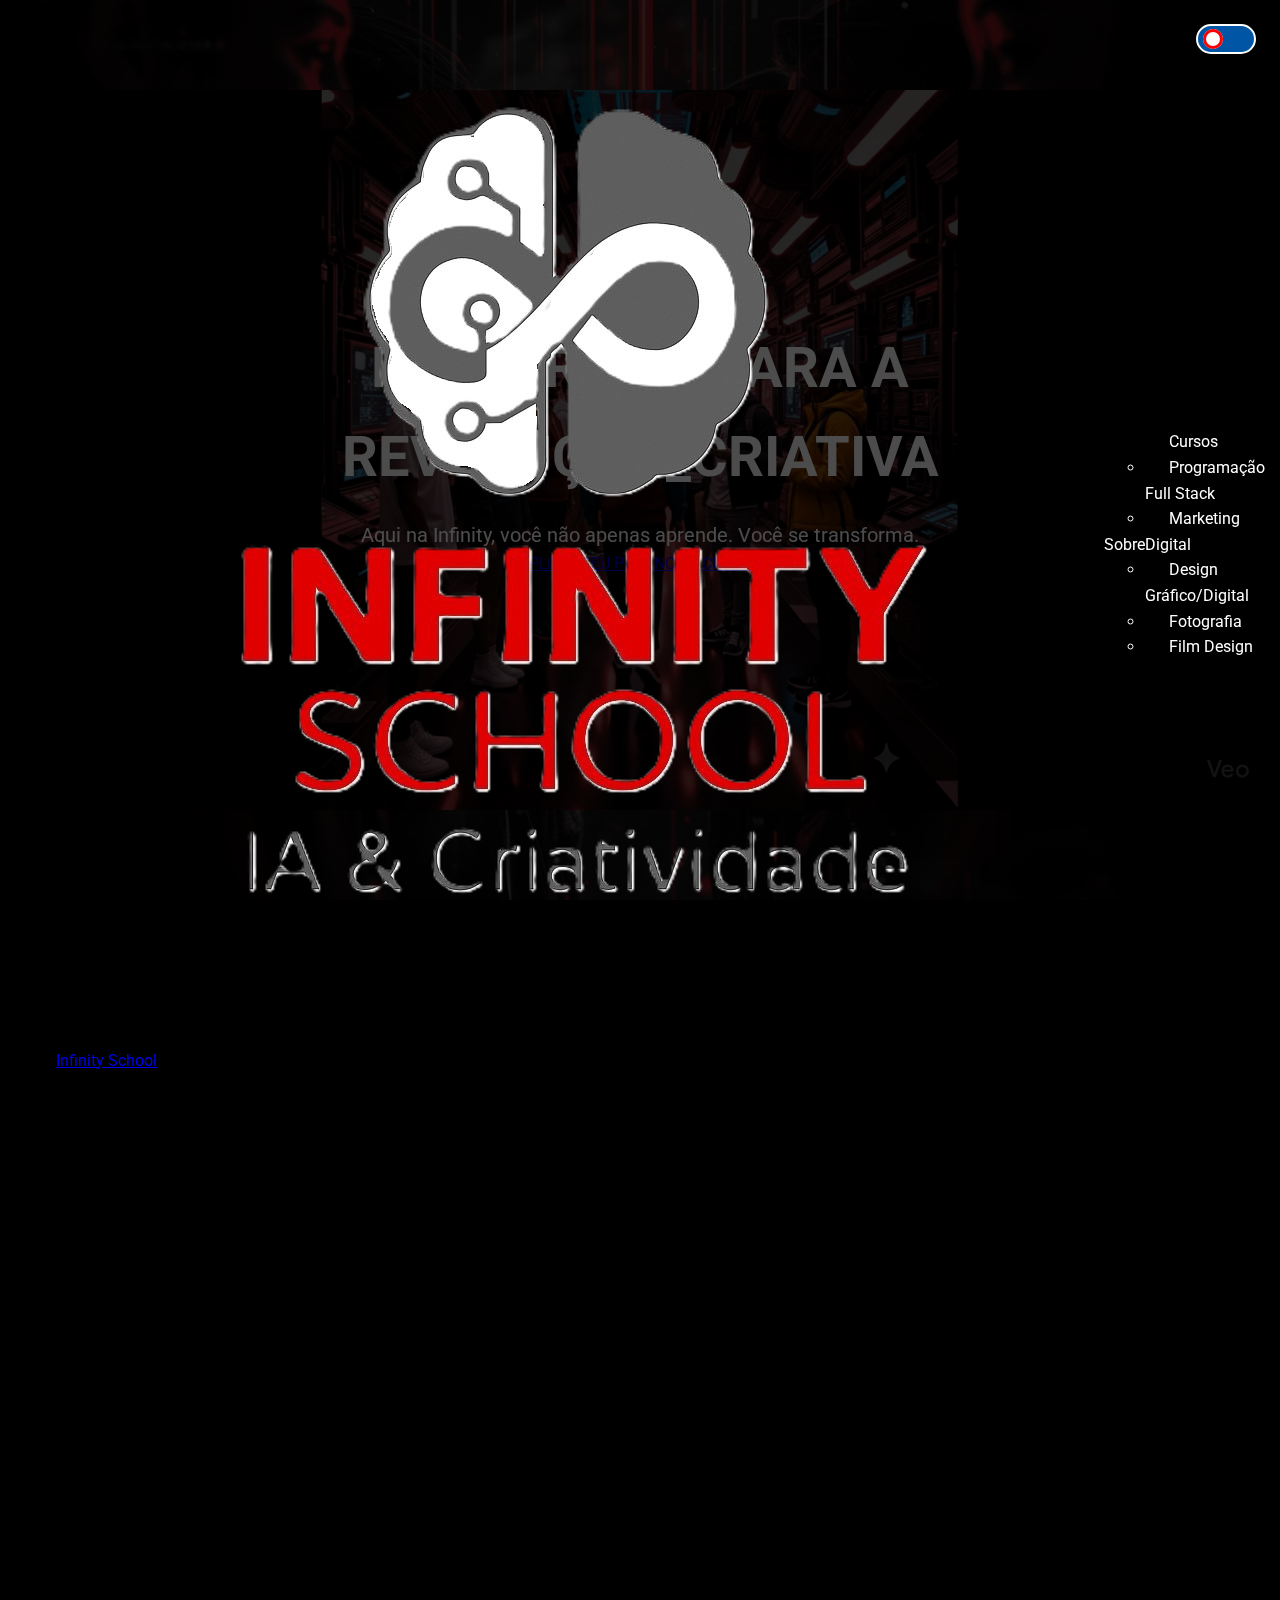
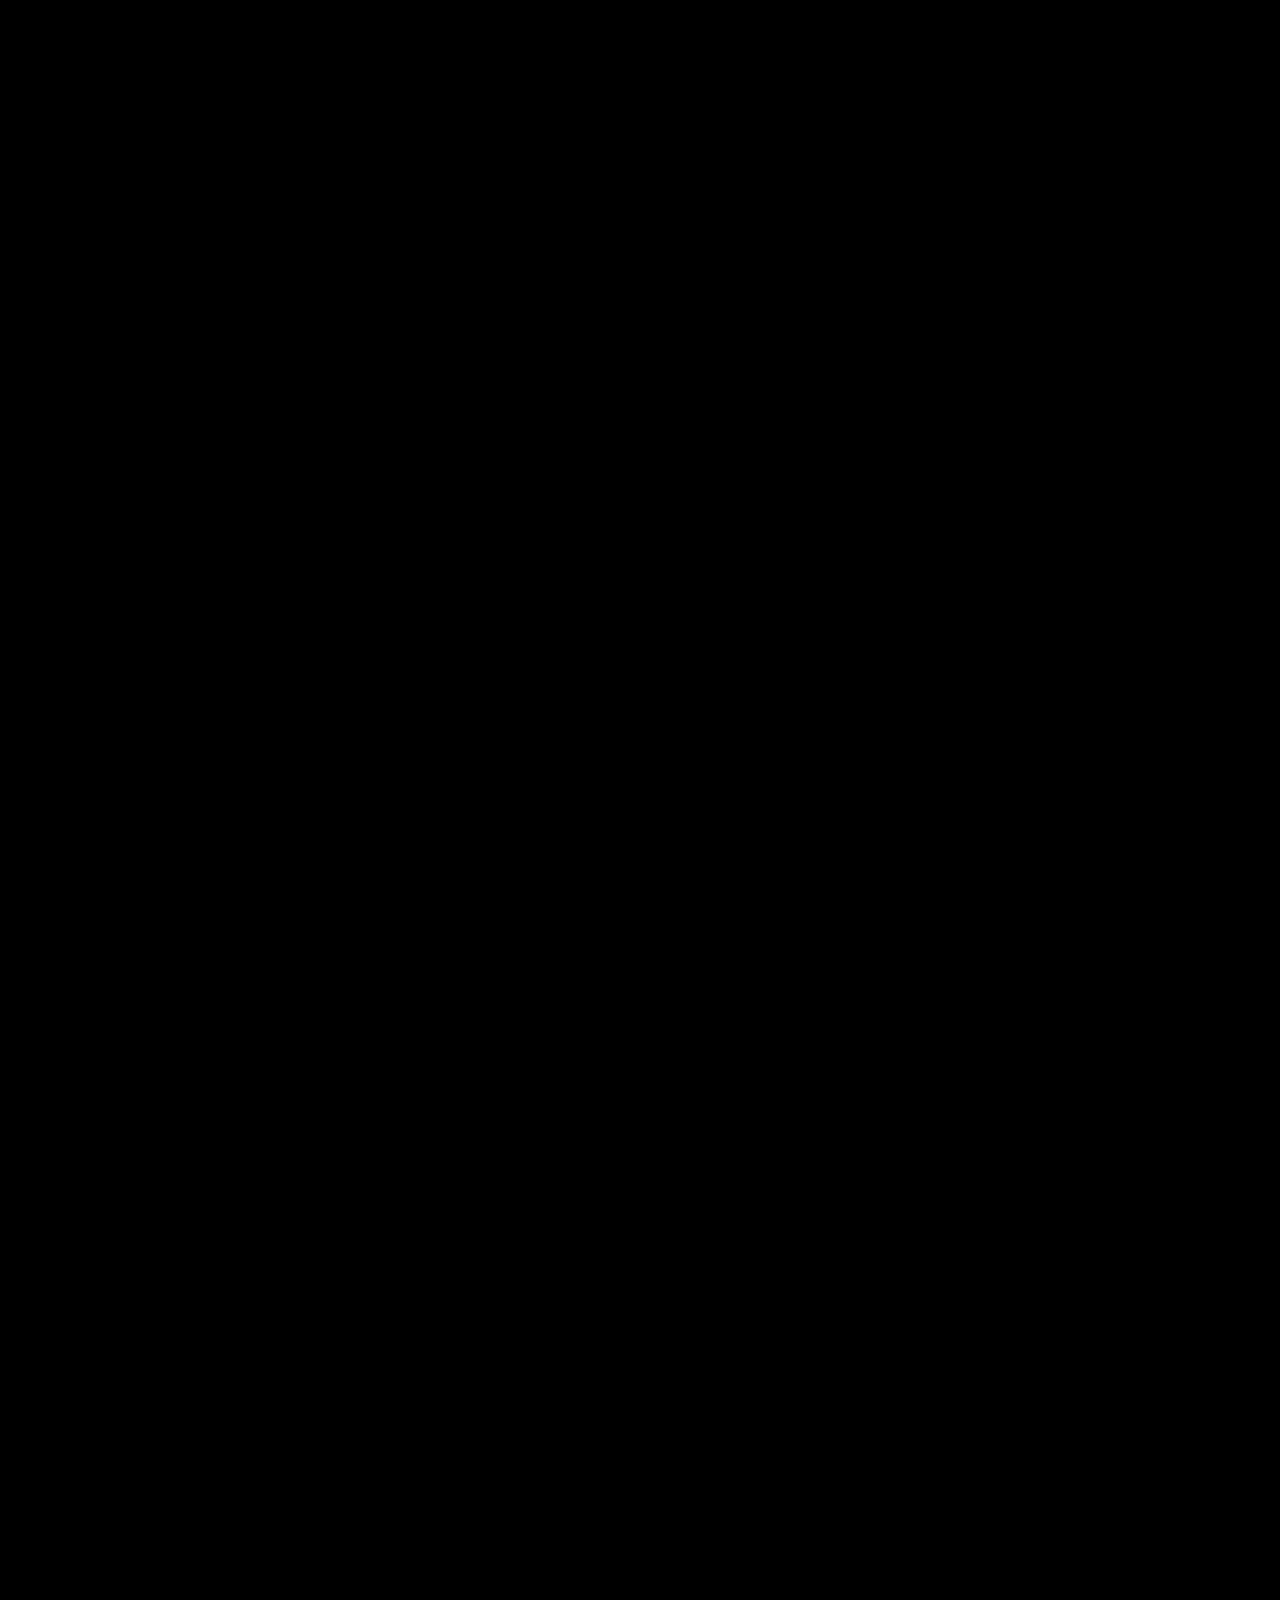
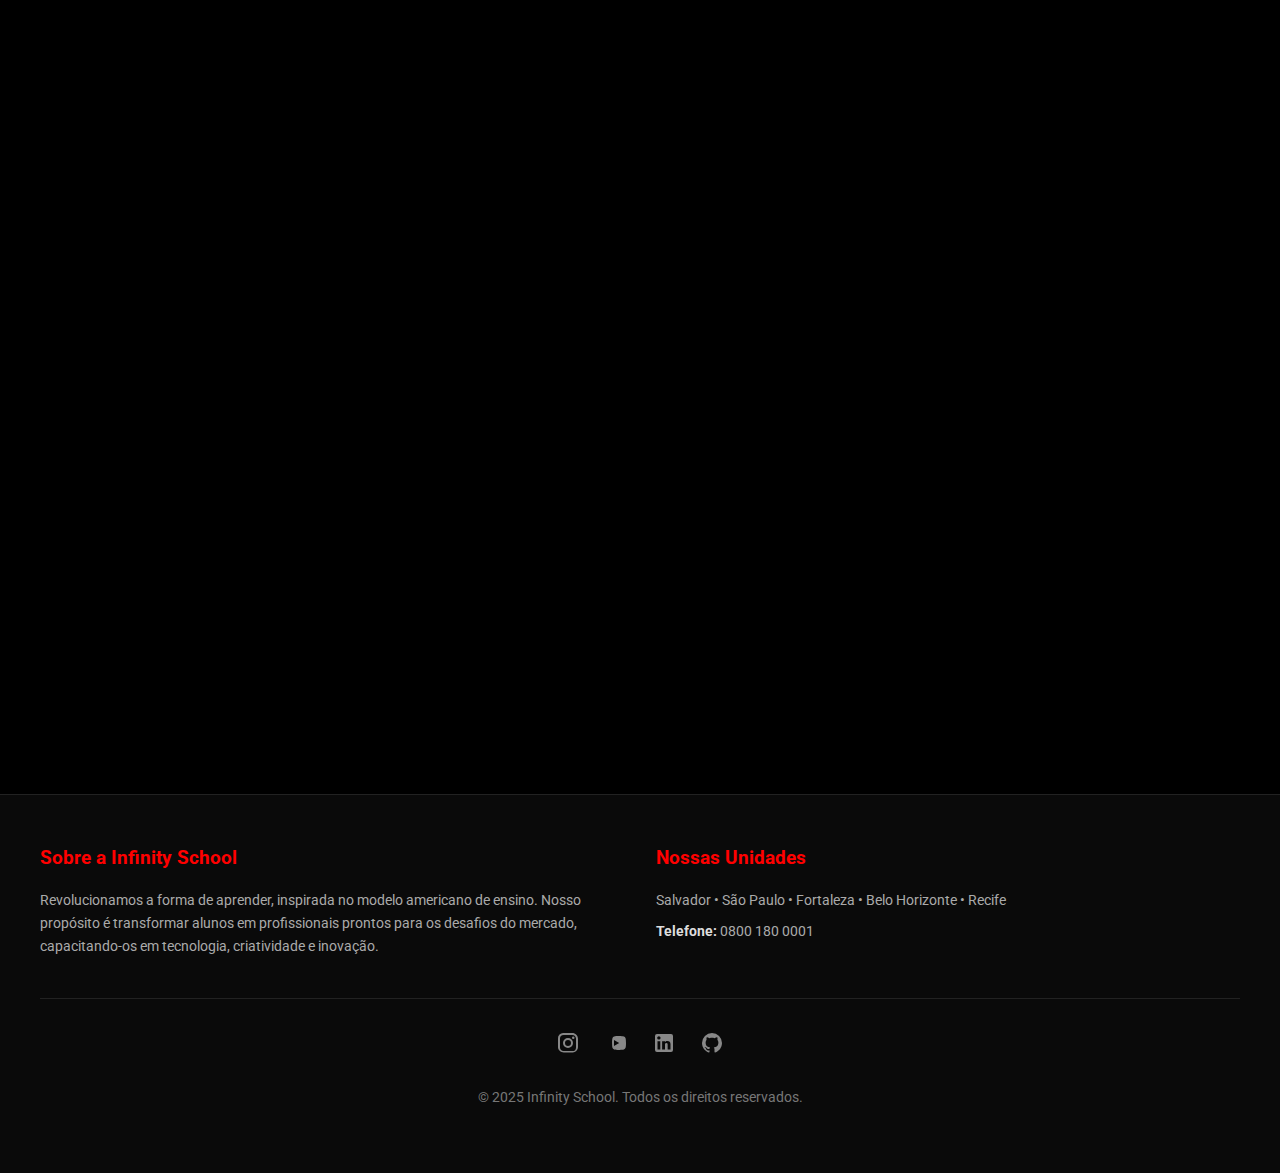
<file: index.html>
<!DOCTYPE html>
<html lang="pt-BR">
<head>
    <meta charset="UTF-8">
    <meta name="viewport" content="width=device-width, initial-scale=1.0">
    
    <title>Infinity School - Cursos de Tecnologia e Economia Criativa</title>
    
    <meta name="description" content="Infinity School - Cursos de tecnologia, inovação e criatividade para preparar você para a revolução criativa. Aprenda programação, marketing, design e mais.">
    <meta name="author" content="Infinity School">
    <link rel="canonical" href="https://www.infinityschool.com.br/">

    <meta property="og:title" content="Infinity School - A Revolução Criativa">
    <meta property="og:description" content="Cursos de tecnologia, inovação e criatividade que impulsionam seu futuro.">
    <meta property="og:image" content="https://bettograpiuna.github.io/Projeto_Site_Infinity_Hackathon_Atualizado/assets/images/projeto11.png">
    <meta property="og:url" content="https://bettograpiuna.github.io/Projeto_Site_Infinity_Hackathon_Atualizado/">
    <meta property="og:type" content="website">

    <meta name="twitter:card" content="summary_large_image">
    <meta name="twitter:title" content="Infinity School - A Revolução Criativa">
    <meta name="twitter:description" content="Cursos de tecnologia, inovação e criatividade que impulsionam seu futuro.">
    <meta name="twitter:image" content="https://bettograpiuna.github.io/Projeto_Site_Infinity_Hackathon_Atualizado/assets/images/projeto11.png">

    <link rel="icon" href="./assets/images/logo.jpeg" type="image/jpeg">
    <meta name="theme-color" content="#FF0000">

    <link rel="stylesheet" href="style.css?v=11.0"> 
    <link rel="preconnect" href="https://fonts.googleapis.com">
    <link rel="preconnect" href="https://fonts.gstatic.com" crossorigin>
    <link href="https://fonts.googleapis.com/css2?family=Lato:wght@400;700;900&family=Roboto:wght@400;500;700;900&family=Roboto+Mono:wght@400;700&display=swap" rel="stylesheet">
    <script src="script.js" defer></script>
</head>

<body class="theme-default">

    <div class="color-mode-toggle" id="theme-toggle" title="Alternar tema">
        <span class="toggle-icon"></span>
    </div>

    <header class="main-header">
        <nav class="nav-bar">
            <a href="index.html" class="logo-link">
                <img src="./assets/images/infinity-logo.png" alt="Infinity School Logo">
                <span class="logo-text">Infinity School</span>
            </a>
            <button class="hamburger-menu" id="hamburger-menu" aria-label="Abrir menu">
                <span></span>
                <span></span>
                <span></span>
            </button>
            <ul class="nav-links" id="nav-links">
                <li><a href="sobre.html">Sobre</a></li>
                <li class="dropdown">
                    <a href="#courses" class="dropdown-toggle">Cursos</a>
                    <ul class="dropdown-menu">
                        <li><a href="fullstack.html">Programação Full Stack</a></li>
                        <li><a href="marketing.html">Marketing Digital</a></li>
                        <li><a href="design.html">Design Gráfico/Digital</a></li>
                        <li><a href="photography.html">Fotografia</a></li>
                        <li><a href="fdesign.html">Film Design</a></li>
                    </ul>
                </li>
                <li><a href="#updates">Novidades</a></li>
                <li><a href="#students">Alunos</a></li>
                <li><a href="#" class="open-contact-modal">Contato</a></li>
            </ul>
        </nav>
    </header>

    <main>
        <section class="hero-section" aria-labelledby="hero-title">
            <div class="video-container">
                <video id="hero-video" autoplay muted playsinline loop style="opacity: 0;">
                    <source src="./assets/videos/hero.mp4" type="video/mp4">
                    Seu navegador não suporta a tag de vídeo.
                </video>
            </div>
            <div class="hero-content">
                <h1 id="hero-title" class="animated-headline">
                    <span class="word-wrapper">Prepare-se para a</span>
                    <br>
                    <span class="word-wrapper">revolução_criativa</span>
                </h1>
                <p class="animated-subheadline">
                    Aqui na Infinity, você não apenas aprende. Você se transforma.
                </p>
                <a href="#courses" class="cta-button-hero animated-cta">EXPLORE SEU POTENCIAL CRIATIVO</a>
            </div>
        </section>

        <section id="courses" class="courses-section" aria-labelledby="courses-title">
            <h2 id="courses-title" class="section-title">Nossos Cursos</h2>
            <div class="course-grid">
                <a href="fullstack.html" target="_blank" class="course-card" data-course="fullstack"><h3>Programação Full Stack</h3><p class="course-description"></p></a>
                <a href="marketing.html" target="_blank" class="course-card" data-course="marketing"><h3>Marketing Digital</h3><p class="course-description"></p></a>
                <a href="design.html" target="_blank" class="course-card" data-course="design"><h3>Design Gráfico/Digital</h3><p class="course-description"></p></a>
                <a href="photography.html" target="_blank" class="course-card" data-course="photography"><h3>Fotografia</h3><p class="course-description"></p></a>
                <a href="fdesign.html" target="_blank" class="course-card" data-course="filmdesign"><h3>Film Design</h3><p class="course-description"></p></a>
            </div>
        </section>

        <section id="you-are-infinity" class="infinity-you-section">
            <div class="infinity-you-module">
                <h3>Você é Infinity se...</h3>
                <div class="infinity-items">
                    <div class="item">Ama Criar</div>
                    <div class="item">Aprende Fazendo</div>
                    <div class="item">É Mão na Massa</div>
                    <div class="item">Pensa Fora da Caixa</div>
                    <div class="item">Quer Transformar o Mundo</div>
                </div>
            </div>
        </section>

        <section id="differentials" class="differentials-section" aria-labelledby="differentials-title">
            <h2 id="differentials-title" class="section-title">Diferenciais</h2>
            <div class="differentials-grid">
                <div class="differential-card"><div class="card-content"><h3>Autorizado Adobe</h3><p>Somos uma escola autorizada pela Adobe a oferecer cursos.</p></div></div>
                <div class="differential-card"><div class="card-content"><h3>Aulas de Reforço</h3><p>Sempre que o aluno apresentar dificuldade, obtém aulas de reforço.</p></div></div>
                <div class="differential-card"><div class="card-content"><h3>Microsoft</h3><p>Somos parceiros da Microsoft.</p></div></div>
                <div class="differential-card"><div class="card-content"><h3>Aulas Compartilhadas</h3><p>O aluno tem acesso às aulas presenciais de todos os cursos gratuitamente.</p></div></div>
                <div class="differential-card"><div class="card-content"><h3>Google</h3><p>Somos parceiros da Google.</p></div></div>
                <div class="differential-card"><div class="card-content"><h3>Super Módulos</h3><p>Adicione módulos avançados no seu curso.</p></div></div>
                <div class="differential-card"><div class="card-content"><h3>Reserva do estúdio</h3><p>Aluno Infinity pode reservar o estúdio para produzir seus trabalhos.</p></div></div>
                <div class="differential-card"><div class="card-content"><h3>Gamificação</h3><p>Alunos conquistarão pontos e prêmios.</p></div></div>
                <div class="differential-card"><div class="card-content"><h3>1 pessoa por computador</h3><p>Turmas com computadores individuais de última geração.</p></div></div>
                <div class="differential-card"><div class="card-content"><h3>Cursos moduláveis</h3><p>Escolha as matérias que gosta para não aprender o que não é do seu interesse.</p></div></div>
                <div class="differential-card"><div class="card-content"><h3>Certificado Internacional</h3><p>Seu certificado é validado pelas maiores empresas e entregue em inglês.</p></div></div>
                <div class="differential-card"><div class="card-content"><h3>Aula de reposição presencial</div><p>Caso falte sua aula, repomos gratuitamente de forma presencial.</p></div></div>
            </div>
        </section>

        <section id="updates" class="updates-section" aria-labelledby="updates-title">
            <h2 class="section-title" id="updates-title">Mural de Novidades</h2>
            <div class="updates-grid">
                <div class="updates-column">
                    <h3>Últimos Avisos</h3>
                    <div id="avisos-container" class="updates-content" role="list">
                        <noscript>
                            <div class="aviso-card" role="listitem">
                                <div class="aviso-card-header">
                                    <h4>Manutenção Programada do Estúdio</h4>
                                    <span>15/09/2025</span>
                                </div>
                                <p>Informamos que o estúdio de fotografia estará em manutenção.</p>
                            </div>
                        </noscript>
                    </div>
                </div>
                <div class="updates-column">
                    <h3>Corpo Docente</h3>
                    <div id="professores-container" class="updates-content" role="list">
                        <noscript>
                            <div class="professor-item" role="listitem">
                                <strong>Carla Siqueira</strong>
                                <span>Design Gráfico e UI/UX</span>
                            </div>
                        </noscript>
                    </div>
                </div>
                <div class="updates-column">
                    <h3>Novos Cursos</h3>
                    <div id="novos-cursos-container" class="updates-content" role="list">
                        <noscript>
                            <div class="curso-item" role="listitem">
                                <strong>Edição de Vídeo Avançada</strong>
                                <span class="status-aberto">Inscrições Abertas</span>
                            </div>
                        </noscript>
                    </div>
                </div>
            </div>
        </section>

        <section id="students" class="students-section" aria-labelledby="students-title">
            <h2 id="students-title" class="section-title">O que é ser aluno Infinity</h2>
            <p class="inspiration-text">Ser aluno Infinity é abraçar a prática, a comunidade e a inovação. É ser um agente de transformação.</p>
            <div class="testimonials-carousel">
                <div class="testimonial-card"><img src="./assets/images/aluno1.jpg" alt="Depoimento do aluno João S., Designer"><blockquote>"A Infinity me deu as ferramentas para transformar minhas ideias em realidade. É uma verdadeira comunidade de criadores."</blockquote><span>- João S., Designer</span></div>
                <div class="testimonial-card"><img src="./assets/images/aluno2.jpg" alt="Depoimento da aluna Maria C., Desenvolvedora"><blockquote>"Nunca imaginei que aprender a programar seria tão divertido. Os projetos reais nos desafiam a ir além."</blockquote><span>- Maria C., Desenvolvedora</span></div>
                <div class="testimonial-card"><img src="./assets/images/aluno3.jpg" alt="Depoimento da aluna Sofia A., Marketeira"><blockquote>"A metodologia prática é o diferencial. Em poucos meses, já estou aplicando o que aprendi em projetos reais."</blockquote><span>- Sofia A., Marketeira</span></div>
            </div>
        </section>
        
        <section id="contact" class="contact-section" aria-labelledby="contact-title">
            <h2 id="contact-title" class="contact-question">Quer fazer parte da revolução criativa?</h2>
            <button class="cta-button open-contact-modal">FALE COM A INFINITY</button>
            <button class="cta-button" id="hours-btn">HORÁRIO DE FUNCIONAMENTO</button>
            <div class="contact-info">
                <p>E-mail: contato@infinityschool.com.br</p>
                <p>Telefone: (11) 98765-4321</p>
            </div>
        </section>
    </main>
    
    <footer>
        <div class="footer-professional-grid">
            <div class="footer-about-pro">
                <h4>Sobre a Infinity School</h4>
                <p>Revolucionamos a forma de aprender, inspirada no modelo americano de ensino. Nosso propósito é transformar alunos em profissionais prontos para os desafios do mercado, capacitando-os em tecnologia, criatividade e inovação.</p>
            </div>
            <div class="footer-units-pro">
                <h4>Nossas Unidades</h4>
                <p>Salvador • São Paulo • Fortaleza • Belo Horizonte • Recife</p>
                <p><strong>Telefone:</strong> 0800 180 0001</p>
            </div>
        </div>
        <div class="footer-bottom">
            <div class="social-links">
                <a href="#" aria-label="Instagram"><svg viewBox="0 0 24 24"><path d="M7.8,2H16.2C19.4,2 22,4.6 22,7.8V16.2A5.2,5.2 0 0,1 16.2,21.4H7.8C4.6,21.4 2,18.8 2,16.2V7.8A5.2,5.2 0 0,1 7.8,2M7.6,4A3.6,3.6 0 0,0 4,7.6V16.4C4,18.39 5.61,20 7.6,20H16.4A3.6,3.6 0 0,0 20,16.4V7.6C20,5.61 18.39,4 16.4,4H7.6M17.25,5.5A1.25,1.25 0 0,1 18.5,6.75A1.25,1.25 0 0,1 17.25,8A1.25,1.25 0 0,1 16,6.75A1.25,1.25 0 0,1 17.25,5.5M12,7A5,5 0 0,1 17,12A5,5 0 0,1 12,17A5,5 0 0,1 7,12A5,5 0 0,1 12,7M12,9A3,3 0 0,0 9,12A3,3 0 0,0 12,15A3,3 0 0,0 15,12A3,3 0 0,0 12,9Z" /></svg></a>
                <a href="#" aria-label="YouTube"><svg viewBox="0 0 24 24"><path d="M10,15L15.19,12L10,9V15M21.56,7.17C21.69,7.64 21.78,8.27 21.84,9.08C21.91,9.87 21.94,10.56 21.94,11.16L22,12C22,14.19 21.84,15.8 21.56,16.83C21.31,17.73 20.73,18.31 19.83,18.56C19.36,18.69 18.73,18.78 17.92,18.84C17.13,18.91 16.44,18.94 15.84,18.94L15,19C12.81,19 11.2,18.84 10.17,18.56C9.27,18.31 8.69,17.73 8.44,16.83C8.31,16.36 8.22,15.73 8.16,14.92C8.09,14.13 8.06,13.44 8.06,12.84L8,12C8,9.81 8.16,8.2 8.44,7.17C8.69,6.27 9.27,5.69 10.17,5.44C11.2,5.16 12.81,5 15,5L15.84,5.06C16.44,5.06 17.13,5.09 17.92,5.16C18.73,5.22 19.36,5.31 19.83,5.44C20.73,5.69 21.31,6.27 21.56,7.17Z" /></svg></a>
                <a href="#" aria-label="LinkedIn"><svg viewBox="0 0 24 24"><path d="M19,3A2,2 0 0,1 21,5V19A2,2 0 0,1 19,21H5A2,2 0 0,1 3,19V5A2,2 0 0,1 5,3H19M18.5,18.5V13.2A3.26,3.26 0 0,0 15.24,9.94C14.39,9.94 13.4,10.43 13,11.11V10.28H10.13V18.5H13V13.57C13,12.8 13.09,12.03 14.35,12.03C15.54,12.03 15.65,12.92 15.65,13.71V18.5H18.5M6.88,8.56A1.68,1.68 0 0,0 8.56,6.88C8.56,6 7.78,5.2 6.88,5.2C6,5.2 5.2,6 5.2,6.88A1.68,1.68 0 0,0 6.88,8.56M8.27,18.5V10.28H5.5V18.5H8.27Z" /></svg></a>
                <a href="#" aria-label="GitHub"><svg viewBox="0 0 24 24"><path d="M12,2A10,10 0 0,0 2,12C2,16.42 4.87,20.17 8.84,21.5C9.34,21.58 9.5,21.27 9.5,21V19.21C6.73,19.95 6.13,17.97 6.13,17.97C5.68,16.81 5.03,16.5 5.03,16.5C4.12,15.88 5.1,15.9 5.1,15.9C6.1,15.97 6.63,16.93 6.63,16.93C7.5,18.45 8.97,18 9.54,17.76C9.63,17.11 9.89,16.67 10.17,16.42C7.95,16.17 5.62,15.31 5.62,11.5C5.62,10.39 6,9.5 6.65,8.79C6.55,8.54 6.2,7.5 6.75,6.15C6.75,6.15 7.59,5.88 9.5,7.17C10.29,6.95 11.15,6.84 12,6.84C12.85,6.84 13.71,6.95 14.5,7.17C16.41,5.88 17.25,6.15 17.25,6.15C17.8,7.5 17.45,8.54 17.35,8.79C18,9.5 18.38,10.39 18.38,11.5C18.38,15.32 16.04,16.16 13.81,16.41C14.17,16.72 14.5,17.33 14.5,18.26V21C14.5,21.27 14.66,21.59 15.17,21.5C19.14,20.16 22,16.42 22,12A10,10 0 0,0 12,2Z" /></svg></a>
            </div>
            <p class="copyright">&copy; 2025 Infinity School. Todos os direitos reservados.</p>
        </div>
        <p id="theme-footer-text"></p>
    </footer>

    <div id="contact-modal" class="modal"><div class="modal-content"><span class="close-btn">&times;</span><h2>Fale com a Infinity</h2><p>Preencha o formulário abaixo e um de nossos consultores entrará em contato em breve.</p><form id="contact-form"><input type="text" name="name" placeholder="Seu nome completo" required><input type="email" name="email" placeholder="Seu melhor e-mail" required><input type="tel" name="phone" placeholder="Seu telefone (com DDD)"><textarea name="message" placeholder="Deixe sua mensagem (opcional)"></textarea><button type="submit">Enviar Mensagem</button></form></div></div>
    <div id="login-modal" class="modal"><div class="modal-content"><span class="close-btn">&times;</span><h2>Área do Aluno</h2><form id="login-form"><input type="text" placeholder="Usuário ou E-mail" required><input type="password" placeholder="Senha" required><button type="submit">Entrar</button></form><div class="login-options"><a href="#">Novo Cadastro</a><a href="#">Alterar Senha</a></div><div class="social-login-divider"><span>OU</span></div><div class="social-login-buttons"><a href="#" class="social-btn google-btn" aria-label="Login com Google"><svg viewBox="0 0 24 24" width="24" height="24"><path fill="#4285F4" d="M21.35,11.1h-9.2v2.7h5.3c-0.2,1.7-1.4,3.2-3.1,3.2c-1.9,0-3.4-1.5-3.4-3.4s1.5-3.4,3.4-3.4c0.9,0,1.7,0.4,2.3,0.9l2.1-2.1c-1.3-1.2-3-2-5-2c-4.2,0-7.6,3.4-7.6,7.6s3.4,7.6,7.6,7.6c4.4,0,7.3-3.1,7.3-7.4C22,12.1,21.7,11.5,21.35,11.1z"></path></svg><span>Login com Google</span></a><a href="#" class="social-btn facebook-btn" aria-label="Login com Facebook"><svg viewBox="0 0 24 24" width="24" height="24"><path fill="#1877F2" d="M22,12c0-5.5-4.5-10-10-10S2,6.5,2,12c0,4.8,3.4,8.8,7.9,9.8V15H7.5v-3H10v-2.3c0-2.5,1.5-3.9,3.8-3.9c1.1,0,2.2,0.2,2.2,0.2v2.5h-1.3c-1.2,0-1.6,0.8-1.6,1.6V12h2.8l-0.4,3H14.5v6.8C18.6,20.8,22,16.8,22,12z"></path></svg><span>Login com Facebook</span></a></div></div></div>
    <div id="hours-modal" class="modal"><div class="modal-content"><span class="close-btn">&times;</span><h2>Horários de Funcionamento</h2><div class="hours-content"><h3>Aulas</h3><p>Segunda – Sexta: 09:00 – 22:00hs</p><p>Sábado: 07:30 – 21:00hs</p><h3 class="hours-subtitle">Vendas & Coordenação</h3><p>Segunda – Sexta: 08:00 – 19:00hs</p><p>Sábado: 08:00 – 14:00hs</p></div></div></div>
    
</body>
</html>
</file>
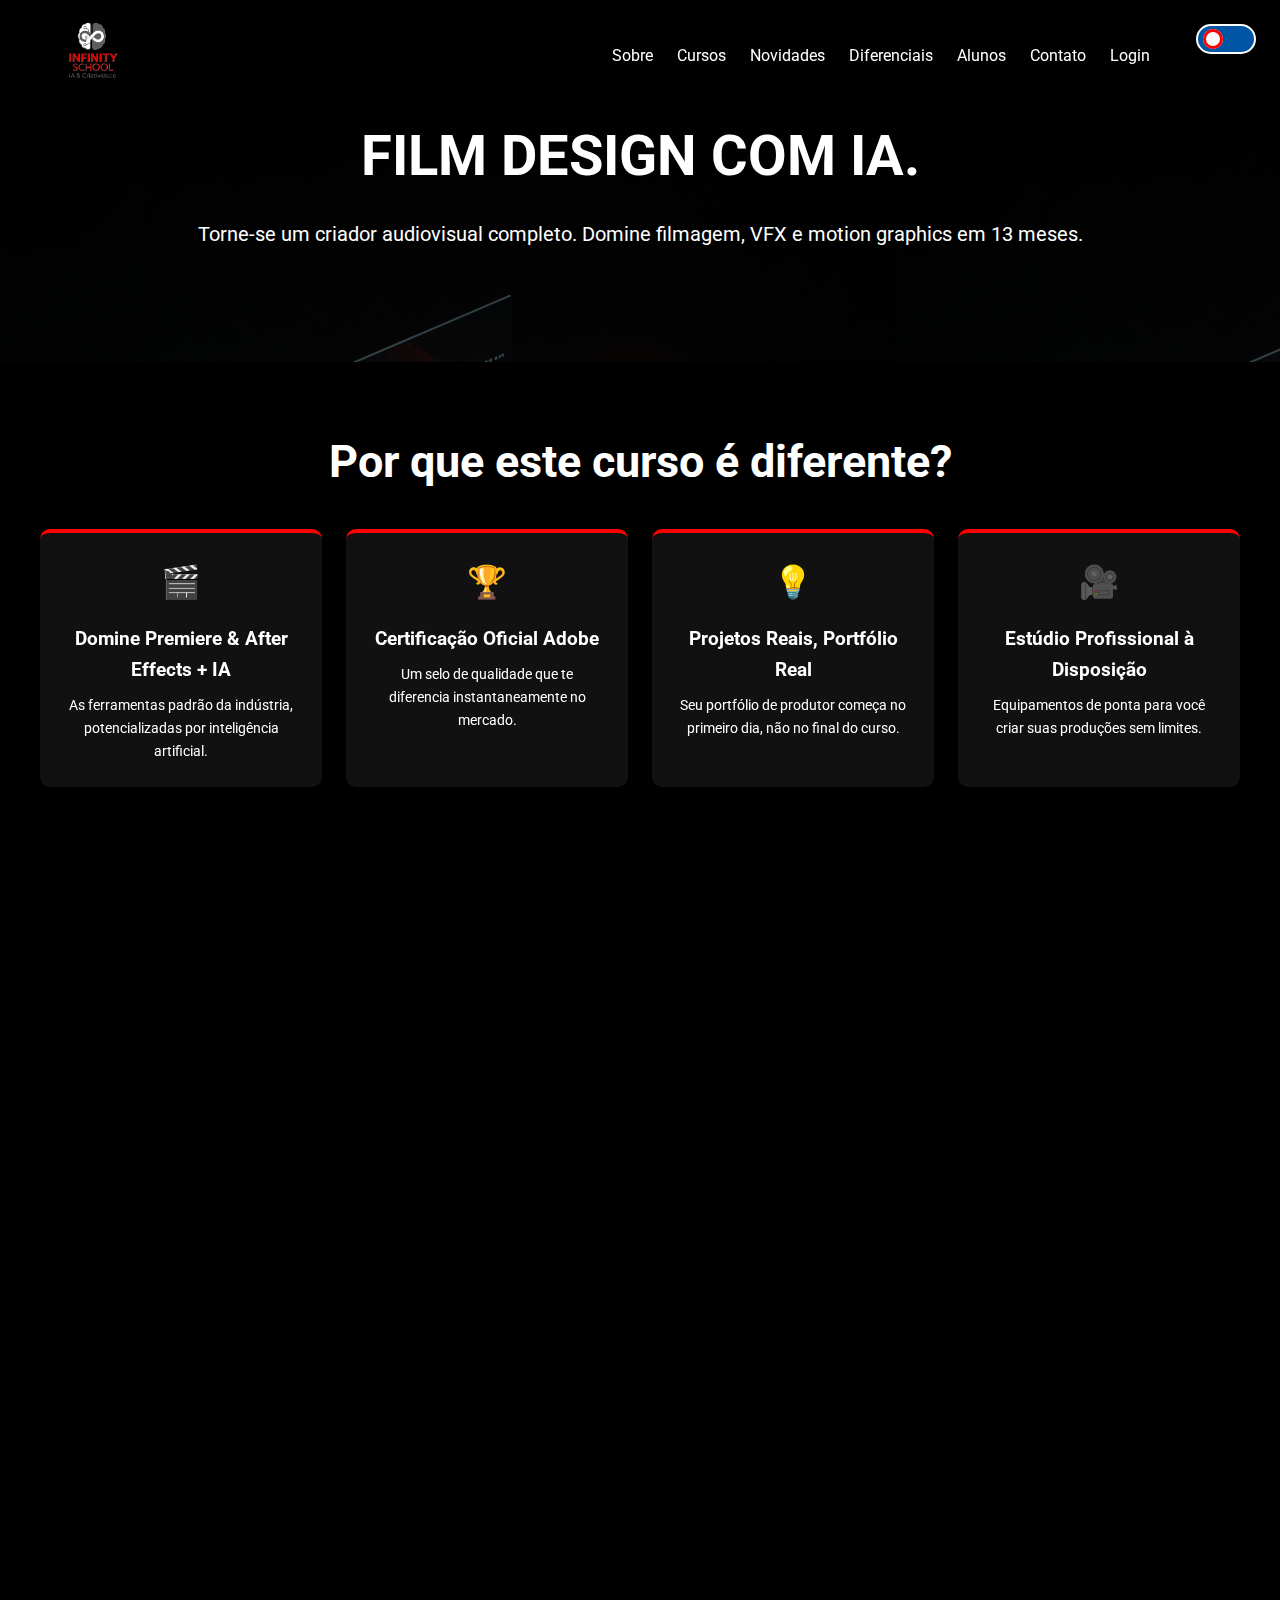
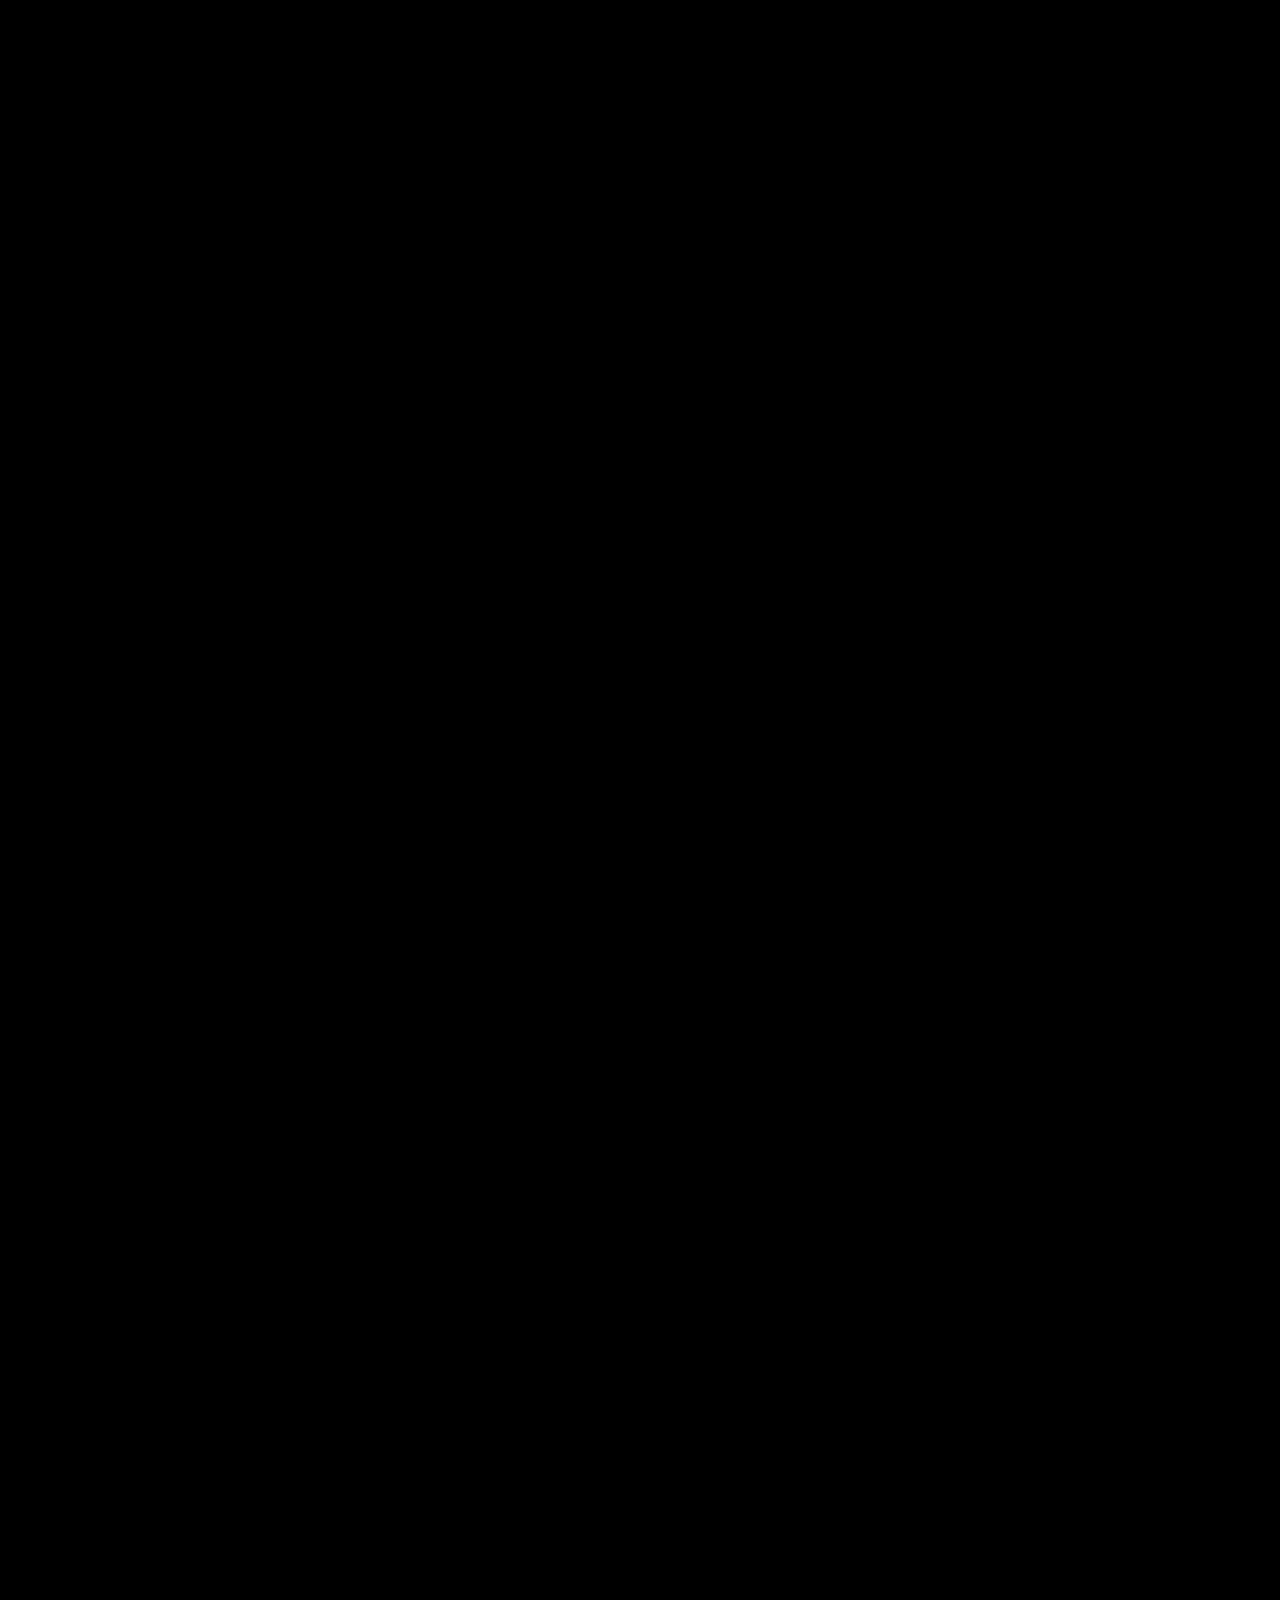
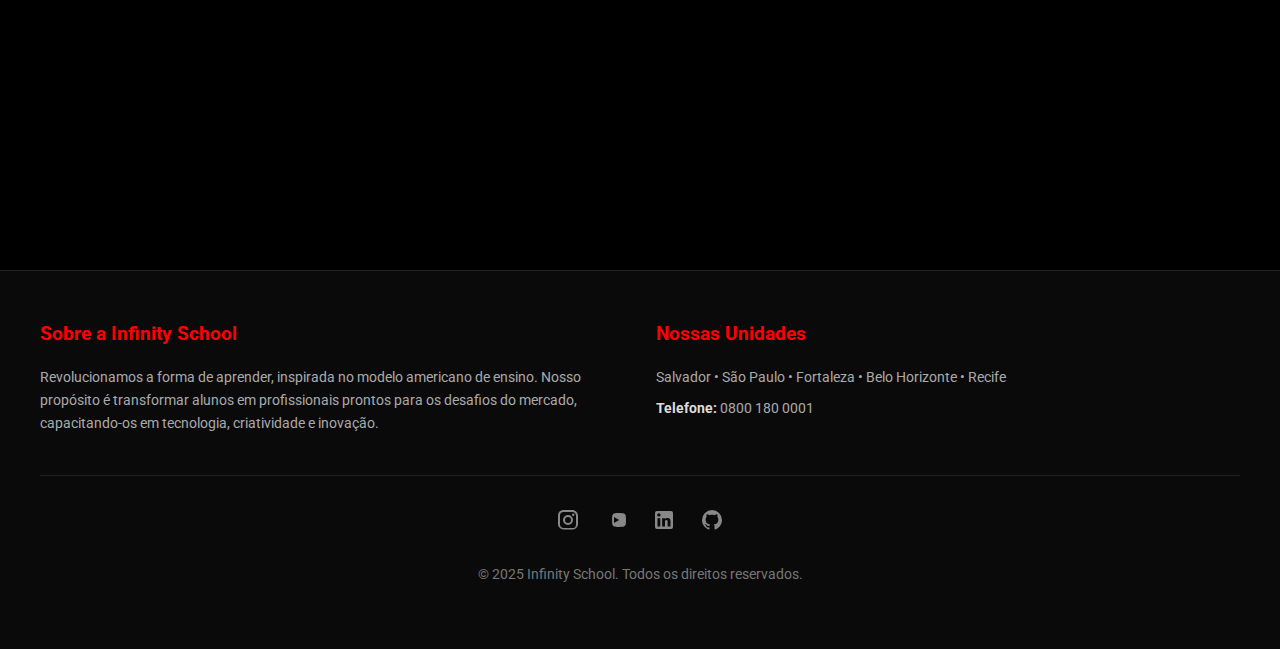
<file: fdesign.html>
<!DOCTYPE html>
<html lang="pt-BR">
<head>
    <meta charset="UTF-8">
    <meta name="viewport" content="width=device-width, initial-scale=1.0">
    
    <title>Curso de Film Design com IA - Infinity School</title>
    
    <meta name="description" content="Domine a indústria audiovisual 4.0. Curso completo de Film Design com Premiere, After Effects e IA. Do roteiro à tela em 13 meses.">
    <meta name="author" content="Infinity School">
    <link rel="canonical" href="https://www.infinityschool.com.br/fdesign.html">

    <meta property="og:title" content="Curso de Film Design com IA - Infinity School">
    <meta property="og:description" content="Domine a indústria audiovisual 4.0 com Premiere, After Effects e IA. Do roteiro à tela em 13 meses.">
    <meta property="og:image" content="https://www.infinityschool.com.br/assets/images/curso_filmdesign.jpg">
    <meta property="og:url" content="https://www.infinityschool.com.br/fdesign.html">
    <meta property="og:type" content="website">

    <meta name="twitter:card" content="summary_large_image">
    <meta name="twitter:title" content="Curso de Film Design com IA - Infinity School">
    <meta name="twitter:description" content="Domine a indústria audiovisual 4.0 com Premiere, After Effects e IA. Do roteiro à tela em 13 meses.">
    <meta name="twitter:image" content="https://www.infinityschool.com.br/assets/images/curso_filmdesign.jpg">

    <link rel="icon" href="./assets/images/logo.jpeg" type="image/jpeg">
    <meta name="theme-color" content="#FF0000">

    <link rel="stylesheet" href="style.css?v=7.4">
    <link rel="preconnect" href="https://fonts.googleapis.com">
    <link rel="preconnect" href="https://fonts.gstatic.com" crossorigin>
    <link href="https://fonts.googleapis.com/css2?family=Roboto:wght@400;700;900&display=swap" rel="stylesheet">
    <script src="script.js" defer></script>
</head>

<body class="theme-default">

    <div class="color-mode-toggle" id="theme-toggle" title="Alternar tema">
        <span class="toggle-icon"></span>
    </div>

    <header class="main-header">
        <nav class="nav-bar">
            <a href="index.html" class="logo-infinity">
                <img src="./assets/images/infinity-logo.png" alt="Infinity School Logo">
            </a>
            <button class="hamburger-menu" id="hamburger-menu" aria-label="Abrir menu">
                <span></span><span></span><span></span>
            </button>
            <ul class="nav-links" id="nav-links">
                <li><a href="sobre.html">Sobre</a></li>
                <li><a href="index.html#courses">Cursos</a></li>
                <li><a href="index.html#updates">Novidades</a></li>
                <li><a href="index.html#differentials">Diferenciais</a></li>
                <li><a href="index.html#students">Alunos</a></li>
                <li><a href="#" class="open-contact-modal">Contato</a></li>
                <li><a href="#" id="login-link">Login</a></li>
            </ul>
        </nav>
    </header>

    <main>

        <section class="about-hero" style="background-image: linear-gradient(rgba(0,0,0,0.8), rgba(0,0,0,0.6)), url('./assets/images/curso_filmdesign.jpg');" aria-labelledby="course-title">
            <div class="hero-content">
                <h1 id="course-title" class="animated-headline">
                    <span class="word-wrapper">FILM</span>
                    <span class="word-wrapper">DESIGN</span>
                    <span class="word-wrapper">COM</span>
                    <span class="word-wrapper">IA.</span>
                </h1>
                <p class="animated-subheadline">Torne-se um criador audiovisual completo. Domine filmagem, VFX e motion graphics em 13 meses.</p>
            </div>
        </section>

        <section class="experience-section" aria-labelledby="advantages-title">
            <h2 id="advantages-title" class="section-title">Por que este curso é diferente?</h2>
            <div class="experience-grid">
                <div class="experience-card">
                    <div class="icon">🎬</div>
                    <h3>Domine Premiere & After Effects + IA</h3>
                    <p>As ferramentas padrão da indústria, potencializadas por inteligência artificial.</p>
                </div>
                <div class="experience-card">
                    <div class="icon">🏆</div>
                    <h3>Certificação Oficial Adobe</h3>
                    <p>Um selo de qualidade que te diferencia instantaneamente no mercado.</p>
                </div>
                <div class="experience-card">
                    <div class="icon">💡</div>
                    <h3>Projetos Reais, Portfólio Real</h3>
                    <p>Seu portfólio de produtor começa no primeiro dia, não no final do curso.</p>
                </div>
                <div class="experience-card">
                    <div class="icon">🎥</div>
                    <h3>Estúdio Profissional à Disposição</h3>
                    <p>Equipamentos de ponta para você criar suas produções sem limites.</p>
                </div>
            </div>
        </section>

        <section class="about-content-section bg-darker" aria-labelledby="course-content-title">
            <div class="about-grid">
                <div class="about-text-content">
                    <h2 id="course-content-title">Do Roteiro à <span class="highlight">Tela</span></h2>
                    <p>Aprenda a criar como os melhores do mercado, dominando todas as etapas da produção audiovisual:</p>
                    <dl class="checklist-grid">
                        <dt>
                            <span class="checklist-icon">✔</span>
                            <strong>Vídeos Cinematográficos</strong>
                        </dt>
                        <dd>Domine iluminação, enquadramento e narrativa visual.</dd>
                        <dt>
                            <span class="checklist-icon">✔</span>
                            <strong>Motion Graphics & VFX</strong>
                        </dt>
                        <dd>Crie animações profissionais para publicidade e cinema.</dd>
                        <dt>
                            <span class="checklist-icon">✔</span>
                            <strong>Colorização Avançada</strong>
                        </dt>
                        <dd>Aplique técnicas de cor usadas em Hollywood.</dd>
                        <dt>
                            <span class="checklist-icon">✔</span>
                            <strong>Produção com IA</strong>
                        </dt>
                        <dd>Use IA para roteiros, storyboards e efeitos especiais.</dd>
                    </dl>
                </div>
                <div class="about-image-content">
                    <img src="./assets/images/inf.jpg" alt="Equipe de filmagem em um set profissional da Infinity School">
                </div>
            </div>
        </section>

        <section class="impact-section" style="background-image: linear-gradient(rgba(0,0,0,0.7), rgba(0,0,0,0.7)), url('./assets/images/capa.jpg');" aria-label="Frase de Impacto: Seu passaporte para a indústria audiovisual 4.0">
            <div class="impact-content">
                <h2>SEU PASSAPORTE PARA A INDÚSTRIA AUDIOVISUAL 4.0</h2>
            </div>
        </section>

        <section class="final-section" aria-labelledby="differentials-title">
            <div class="about-grid">
                <div class="about-text-content">
                    <h3 id="differentials-title">Diferenciais <span class="highlight">Exclusivos</span></h3>
                    <ul class="checklist">
                        <li><span>✔</span> Aulas de reforço ilimitadas para você masterizar cada software.</li>
                        <li><span>✔</span> Certificado internacional em inglês, validado pelas maiores produtoras.</li>
                        <li><span>✔</span> Gamificação com prêmios que impulsionam sua criatividade.</li>
                        <li><span>✔</span> Parcerias com Adobe, Microsoft & Google.</li>
                    </ul>
                    <p class="future-text">O mercado audiovisual está crescendo. <strong>E você?</strong></p>
                </div>
                <div class="about-text-content cta-block">
                    <h3>Qual o seu primeiro take?</h3>
                    <p>Garanta sua vaga e comece a criar como um profissional. A indústria precisa de novos talentos.</p>
                    <button class="cta-button open-contact-modal">QUERO INICIAR MINHA PRODUÇÃO</button>
                    <div class="final-tagline">
                        <p>ONDE SUA HISTÓRIA GANHA VIDA.</p>
                        <span>⚡ #PareDeSóConsumirConteúdoComeceACriar</span>
                    </div>
                </div>
            </div>
        </section>
    </main>

    <footer>
        <div class="footer-professional-grid">
            <div class="footer-about-pro">
                <h4>Sobre a Infinity School</h4>
                <p>Revolucionamos a forma de aprender, inspirada no modelo americano de ensino. Nosso propósito é transformar alunos em profissionais prontos para os desafios do mercado, capacitando-os em tecnologia, criatividade e inovação.</p>
            </div>
            <div class="footer-units-pro">
                <h4>Nossas Unidades</h4>
                <p>Salvador • São Paulo • Fortaleza • Belo Horizonte • Recife</p>
                <p><strong>Telefone:</strong> 0800 180 0001</p>
            </div>
        </div>
        <div class="footer-bottom">
            <div class="social-links">
                <a href="#" aria-label="Instagram"><svg viewBox="0 0 24 24"><path d="M7.8,2H16.2C19.4,2 22,4.6 22,7.8V16.2A5.2,5.2 0 0,1 16.2,21.4H7.8C4.6,21.4 2,18.8 2,16.2V7.8A5.2,5.2 0 0,1 7.8,2M7.6,4A3.6,3.6 0 0,0 4,7.6V16.4C4,18.39 5.61,20 7.6,20H16.4A3.6,3.6 0 0,0 20,16.4V7.6C20,5.61 18.39,4 16.4,4H7.6M17.25,5.5A1.25,1.25 0 0,1 18.5,6.75A1.25,1.25 0 0,1 17.25,8A1.25,1.25 0 0,1 16,6.75A1.25,1.25 0 0,1 17.25,5.5M12,7A5,5 0 0,1 17,12A5,5 0 0,1 12,17A5,5 0 0,1 7,12A5,5 0 0,1 12,7M12,9A3,3 0 0,0 9,12A3,3 0 0,0 12,15A3,3 0 0,0 15,12A3,3 0 0,0 12,9Z" /></svg></a>
                <a href="#" aria-label="YouTube"><svg viewBox="0 0 24 24"><path d="M10,15L15.19,12L10,9V15M21.56,7.17C21.69,7.64 21.78,8.27 21.84,9.08C21.91,9.87 21.94,10.56 21.94,11.16L22,12C22,14.19 21.84,15.8 21.56,16.83C21.31,17.73 20.73,18.31 19.83,18.56C19.36,18.69 18.73,18.78 17.92,18.84C17.13,18.91 16.44,18.94 15.84,18.94L15,19C12.81,19 11.2,18.84 10.17,18.56C9.27,18.31 8.69,17.73 8.44,16.83C8.31,16.36 8.22,15.73 8.16,14.92C8.09,14.13 8.06,13.44 8.06,12.84L8,12C8,9.81 8.16,8.2 8.44,7.17C8.69,6.27 9.27,5.69 10.17,5.44C11.2,5.16 12.81,5 15,5L15.84,5.06C16.44,5.06 17.13,5.09 17.92,5.16C18.73,5.22 19.36,5.31 19.83,5.44C20.73,5.69 21.31,6.27 21.56,7.17Z" /></svg></a>
                <a href="#" aria-label="LinkedIn"><svg viewBox="0 0 24 24"><path d="M19,3A2,2 0 0,1 21,5V19A2,2 0 0,1 19,21H5A2,2 0 0,1 3,19V5A2,2 0 0,1 5,3H19M18.5,18.5V13.2A3.26,3.26 0 0,0 15.24,9.94C14.39,9.94 13.4,10.43 13,11.11V10.28H10.13V18.5H13V13.57C13,12.8 13.09,12.03 14.35,12.03C15.54,12.03 15.65,12.92 15.65,13.71V18.5H18.5M6.88,8.56A1.68,1.68 0 0,0 8.56,6.88C8.56,6 7.78,5.2 6.88,5.2C6,5.2 5.2,6 5.2,6.88A1.68,1.68 0 0,0 6.88,8.56M8.27,18.5V10.28H5.5V18.5H8.27Z" /></svg></a>
                <a href="#" aria-label="GitHub"><svg viewBox="0 0 24 24"><path d="M12,2A10,10 0 0,0 2,12C2,16.42 4.87,20.17 8.84,21.5C9.34,21.58 9.5,21.27 9.5,21V19.21C6.73,19.95 6.13,17.97 6.13,17.97C5.68,16.81 5.03,16.5 5.03,16.5C4.12,15.88 5.1,15.9 5.1,15.9C6.1,15.97 6.63,16.93 6.63,16.93C7.5,18.45 8.97,18 9.54,17.76C9.63,17.11 9.89,16.67 10.17,16.42C7.95,16.17 5.62,15.31 5.62,11.5C5.62,10.39 6,9.5 6.65,8.79C6.55,8.54 6.2,7.5 6.75,6.15C6.75,6.15 7.59,5.88 9.5,7.17C10.29,6.95 11.15,6.84 12,6.84C12.85,6.84 13.71,6.95 14.5,7.17C16.41,5.88 17.25,6.15 17.25,6.15C17.8,7.5 17.45,8.54 17.35,8.79C18,9.5 18.38,10.39 18.38,11.5C18.38,15.32 16.04,16.16 13.81,16.41C14.17,16.72 14.5,17.33 14.5,18.26V21C14.5,21.27 14.66,21.59 15.17,21.5C19.14,20.16 22,16.42 22,12A10,10 0 0,0 12,2Z" /></svg></a>
            </div>
            <p class="copyright">&copy; 2025 Infinity School. Todos os direitos reservados.</p>
        </div>
        <p id="theme-footer-text"></p>
    </footer>

    <div id="contact-modal" class="modal"><div class="modal-content"><span class="close-btn">&times;</span><h2>Fale com a Infinity</h2><p>Preencha o formulário abaixo e um de nossos consultores entrará em contato em breve.</p><form id="contact-form"><input type="text" name="name" placeholder="Seu nome completo" required><input type="email" name="email" placeholder="Seu melhor e-mail" required><input type="tel" name="phone" placeholder="Seu telefone (com DDD)"><textarea name="message" placeholder="Deixe sua mensagem (opcional)"></textarea><button type="submit">Enviar Mensagem</button></form></div></div>
    <div id="login-modal" class="modal"><div class="modal-content"><span class="close-btn">&times;</span><h2>Área do Aluno</h2><form id="login-form"><input type="text" placeholder="Usuário ou E-mail" required><input type="password" placeholder="Senha" required><button type="submit">Entrar</button></form><div class="login-options"><a href="#">Novo Cadastro</a><a href="#">Alterar Senha</a></div><div class="social-login-divider"><span>OU</span></div><div class="social-login-buttons"><a href="#" class="social-btn google-btn" aria-label="Login com Google"><svg viewBox="0 0 24 24" width="24" height="24"><path fill="#4285F4" d="M21.35,11.1h-9.2v2.7h5.3c-0.2,1.7-1.4,3.2-3.1,3.2c-1.9,0-3.4-1.5-3.4-3.4s1.5-3.4,3.4-3.4c0.9,0,1.7,0.4,2.3,0.9l2.1-2.1c-1.3-1.2-3-2-5-2c-4.2,0-7.6,3.4-7.6,7.6s3.4,7.6,7.6,7.6c4.4,0,7.3-3.1,7.3-7.4C22,12.1,21.7,11.5,21.35,11.1z"></path></svg><span>Login com Google</span></a><a href="#" class="social-btn facebook-btn" aria-label="Login com Facebook"><svg viewBox="0 0 24 24" width="24" height="24"><path fill="#1877F2" d="M22,12c0-5.5-4.5-10-10-10S2,6.5,2,12c0,4.8,3.4,8.8,7.9,9.8V15H7.5v-3H10v-2.3c0-2.5,1.5-3.9,3.8-3.9c1.1,0,2.2,0.2,2.2,0.2v2.5h-1.3c-1.2,0-1.6,0.8-1.6,1.6V12h2.8l-0.4,3H14.5v6.8C18.6,20.8,22,16.8,22,12z"></path></svg><span>Login com Facebook</span></a></div></div></div>
    <div id="hours-modal" class="modal"><div class="modal-content"><span class="close-btn">&times;</span><h2>Horários de Funcionamento</h2><div class="hours-content"><h3>Aulas</h3><p>Segunda – Sexta: 09:00 – 22:00hs</p><p>Sábado: 07:30 – 21:00hs</p><h3 class="hours-subtitle">Vendas & Coordenação</h3><p>Segunda – Sexta: 08:00 – 19:00hs</p><p>Sábado: 08:00 – 14:00hs</p></div></div></div>
    
</body>
</html>
</file>
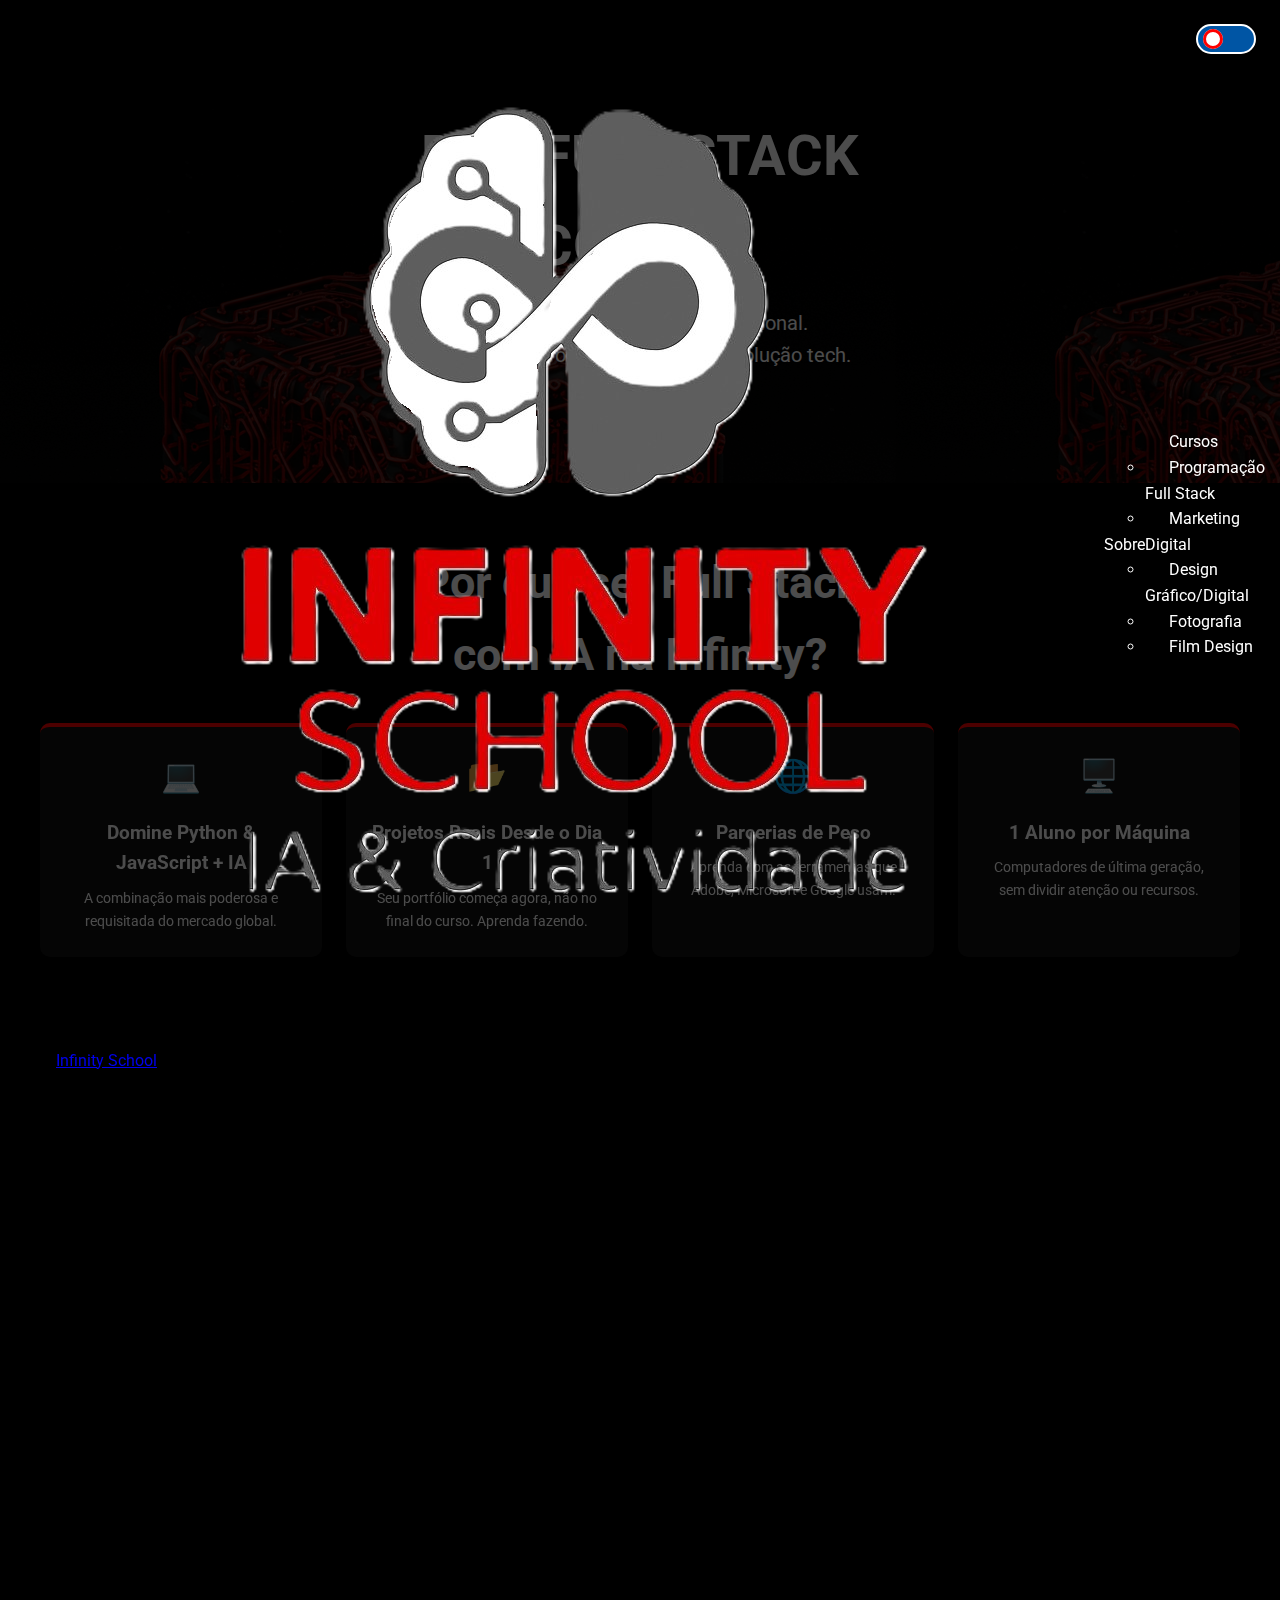
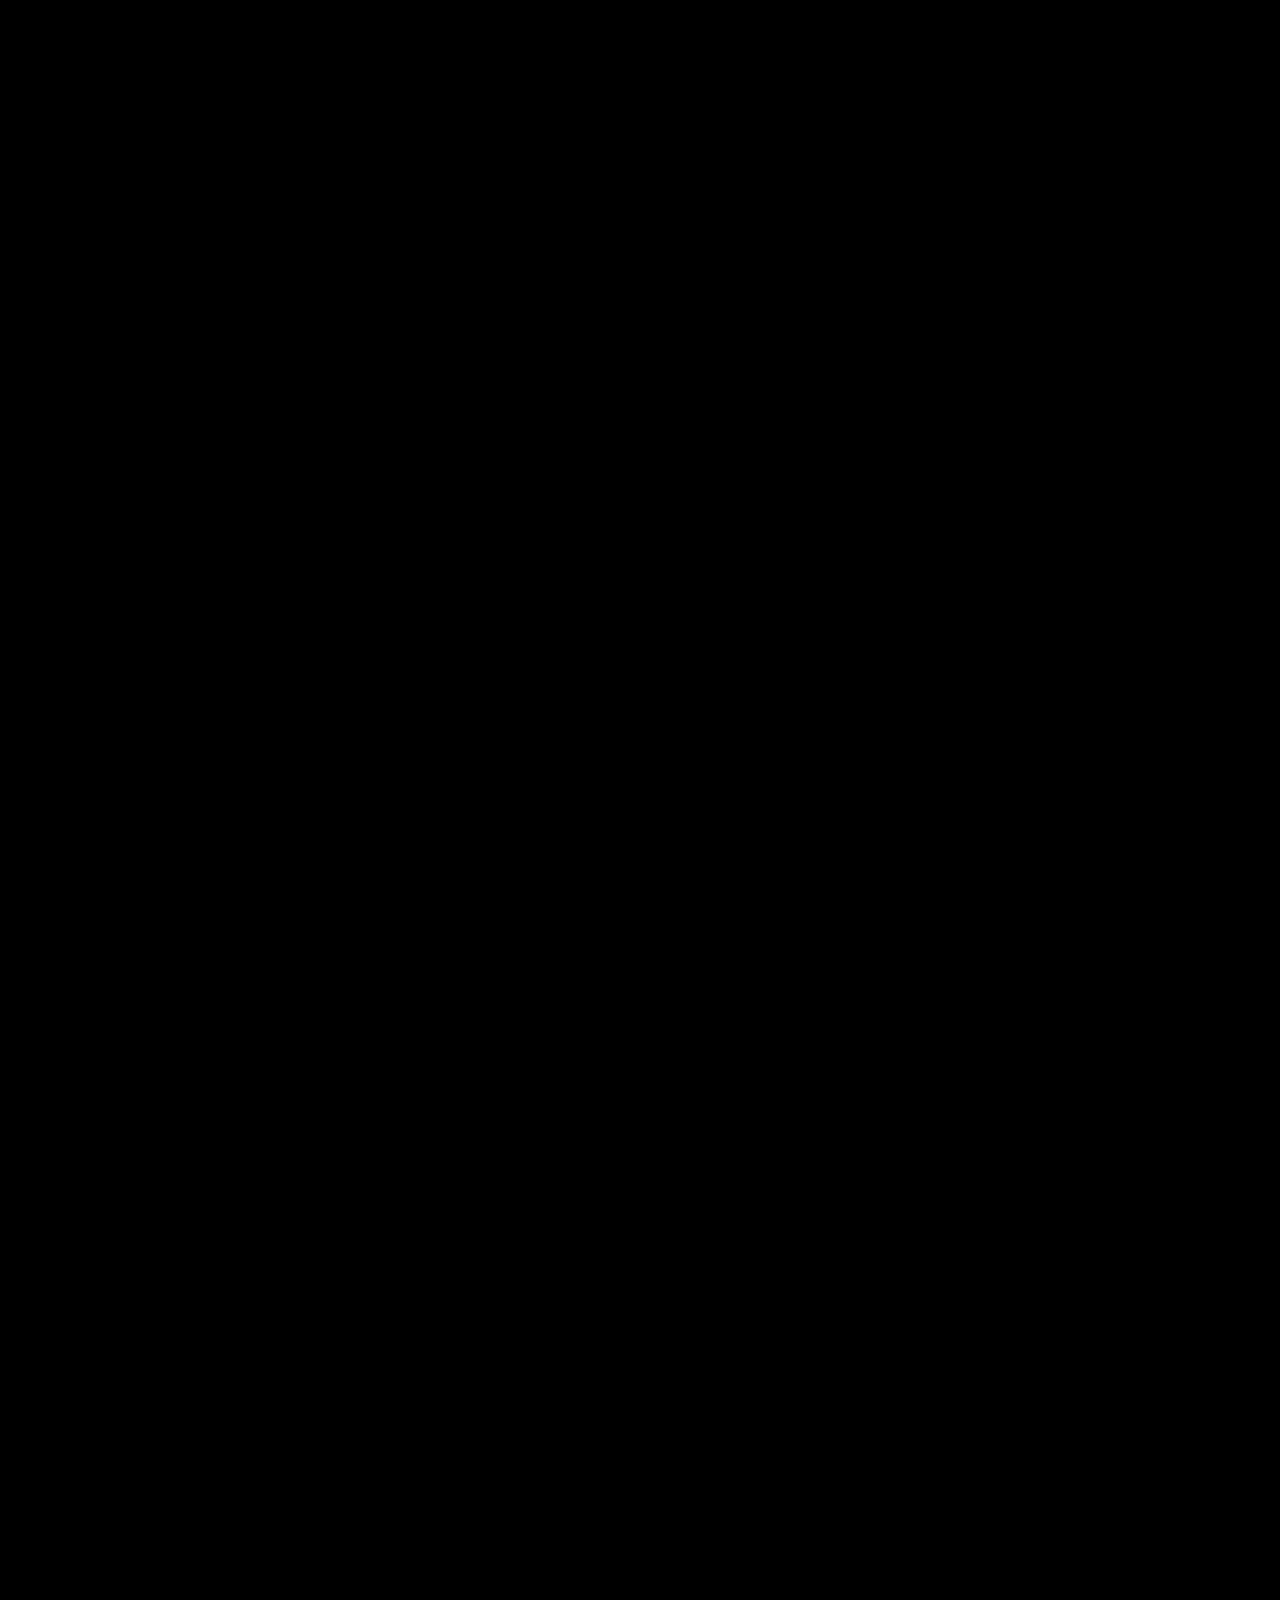
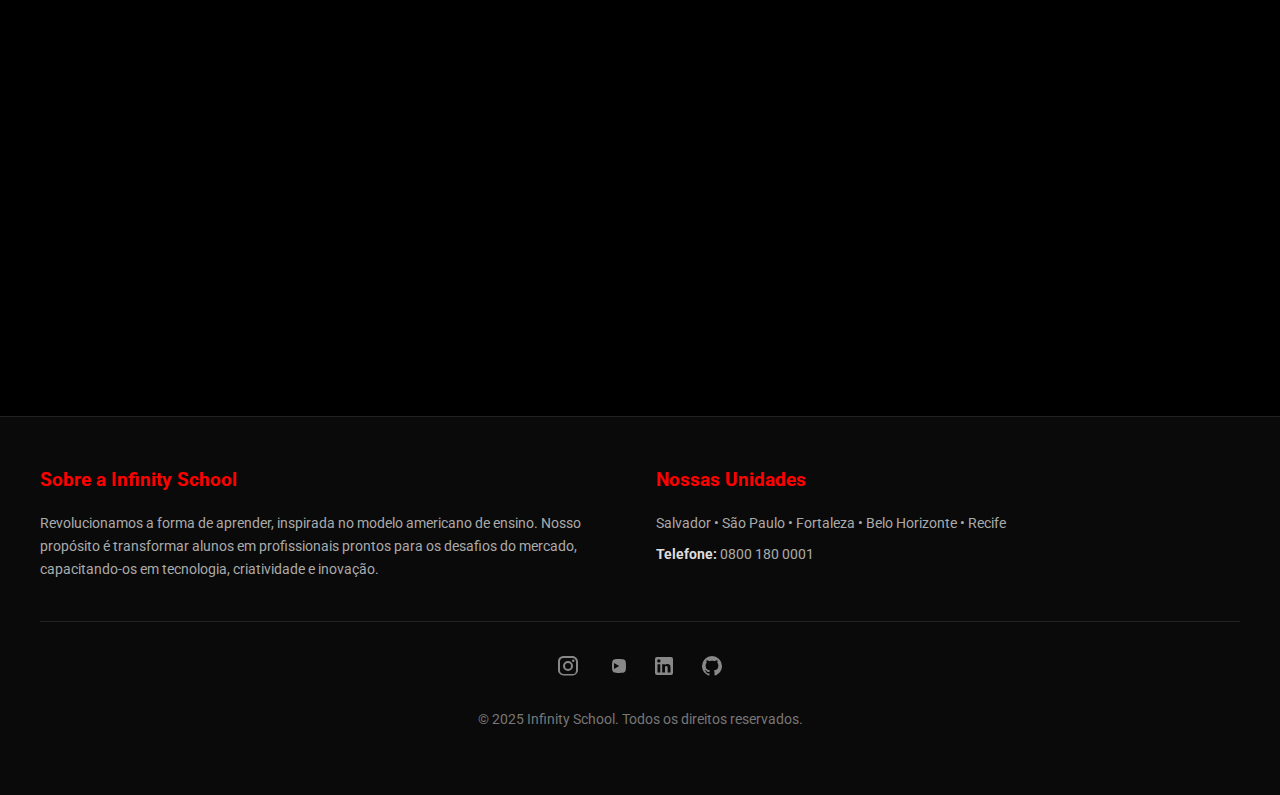
<file: fullstack.html>
<!DOCTYPE html>
<html lang="pt-BR">
<head>
    <meta charset="UTF-8">
    <meta name="viewport" content="width=device-width, initial-scale=1.0">
    
    <title>Curso Dev Full Stack com IA - Infinity School</title>
    
    <meta name="description" content="Domine o mercado tech. Curso Full Stack com IA em 13 meses, do zero ao profissional, com projetos reais e as tecnologias mais demandadas.">
    <meta name="author" content="Infinity School">
    <link rel="canonical" href="https://www.infinityschool.com.br/fullstack.html">

    <meta property="og:title" content="Infinity School - A Revolução Criativa">
    <meta property="og:description" content="Cursos de tecnologia, inovação e criatividade que impulsionam seu futuro.">
    <meta property="og:image" content="https://bettograpiuna.github.io/Projeto_Site_Infinity_Hackathon_Atualizado/assets/images/projeto11.png">
    <meta property="og:url" content="https://bettograpiuna.github.io/Projeto_Site_Infinity_Hackathon_Atualizado/">
    <meta property="og:type" content="website">

    <meta name="twitter:card" content="summary_large_image">
    <meta name="twitter:title" content="Infinity School - A Revolução Criativa">
    <meta name="twitter:description" content="Cursos de tecnologia, inovação e criatividade que impulsionam seu futuro.">
    <meta name="twitter:image" content="https://bettograpiuna.github.io/Projeto_Site_Infinity_Hackathon_Atualizado/assets/images/projeto11.png">

    <link rel="icon" href="./assets/images/logo.jpeg" type="image/jpeg">
    <meta name="theme-color" content="#FF0000">

    <link rel="stylesheet" href="style.css?v=12.0">
    <link rel="preconnect" href="https://fonts.googleapis.com">
    <link rel="preconnect" href="https://fonts.gstatic.com" crossorigin>
    <link href="https://fonts.googleapis.com/css2?family=Lato:wght@400;700;900&family=Roboto:wght@400;500;700;900&family=Roboto+Mono:wght@400;700&display=swap" rel="stylesheet">
    <script src="script.js" defer></script>
</head>

<body class="theme-default">

    <div class="color-mode-toggle" id="theme-toggle" title="Alternar tema">
        <span class="toggle-icon"></span>
    </div>

    <header class="main-header">
        <nav class="nav-bar">
            <a href="index.html" class="logo-link">
                <img src="./assets/images/infinity-logo.png" alt="Infinity School Logo">
                <span class="logo-text">Infinity School</span>
            </a>
            <button class="hamburger-menu" id="hamburger-menu" aria-label="Abrir menu">
                <span></span>
                <span></span>
                <span></span>
            </button>
            <ul class="nav-links" id="nav-links">
                <li><a href="sobre.html">Sobre</a></li>
                <li class="dropdown">
                    <a href="index.html#courses" class="dropdown-toggle">Cursos</a>
                    <ul class="dropdown-menu">
                        <li><a href="fullstack.html">Programação Full Stack</a></li>
                        <li><a href="marketing.html">Marketing Digital</a></li>
                        <li><a href="design.html">Design Gráfico/Digital</a></li>
                        <li><a href="photography.html">Fotografia</a></li>
                        <li><a href="fdesign.html">Film Design</a></li>
                    </ul>
                </li>
                <li><a href="index.html#updates">Novidades</a></li>
                <li><a href="index.html#students">Alunos</a></li>
                <li><a href="#" class="open-contact-modal">Contato</a></li>
            </ul>
        </nav>
    </header>

    <main>

        <section class="about-hero" style="background-image: linear-gradient(rgba(0,0,0,0.8), rgba(0,0,0,0.6)), url('./assets/images/curso_fullstack.jpg');" aria-labelledby="course-title">
            <div class="hero-content">
                <h1 id="course-title" class="animated-headline">
                    <span class="word-wrapper">DEV</span>
                    <span class="word-wrapper">FULL</span>
                    <span class="word-wrapper">STACK</span>
                    <br>
                    <span class="word-wrapper">COM</span>
                    <span class="word-wrapper">IA.</span>
                </h1>
                <p class="animated-subheadline">Em 13 meses, do zero ao profissional. 
                <br>Preparamos você para liderar a revolução tech.</p>
            </div>
        </section>

        <section class="experience-section" aria-labelledby="advantages-title">
            <h2 id="advantages-title" class="section-title">Por que ser Full Stack
            <br> com IA na Infinity?</h2>
            <div class="experience-grid">
                <div class="experience-card" data-card="full1">
                    <div class="card-content-overlay">
                        <div class="icon">💻</div>
                        <h3>Domine Python & JavaScript + IA</h3>
                        <p>A combinação mais poderosa e requisitada do mercado global.</p>
                    </div>
                </div>
                <div class="experience-card" data-card="full2">
                    <div class="card-content-overlay">
                        <div class="icon">📂</div>
                        <h3>Projetos Reais Desde o Dia 1</h3>
                        <p>Seu portfólio começa agora, não no final do curso. Aprenda fazendo.</p>
                    </div>
                </div>
                <div class="experience-card" data-card="full3">
                    <div class="card-content-overlay">
                        <div class="icon">🌐</div>
                        <h3>Parcerias de Peso</h3>
                        <p>Aprenda com as ferramentas que Adobe, Microsoft e Google usam.</p>
                    </div>
                </div>
                <div class="experience-card" data-card="full4">
                    <div class="card-content-overlay">
                        <div class="icon">🖥️</div>
                        <h3>1 Aluno por Máquina</h3>
                        <p>Computadores de última geração, sem dividir atenção ou recursos.</p>
                    </div>
                </div>
            </div>
        </section>

        <section class="about-content-section bg-darker" aria-labelledby="what-you-will-build-title">
            <div class="about-grid">
                <dl class="checklist-grid">
    <dt>
        <span class="checklist-icon">✔</span>
        <strong>HTML/CSS Turbinado por IA</strong>
    </dt>
    <dd>Construa sites e interfaces inteligentes, otimizando seu workflow.</dd>
    
    <dt>
        <span class="checklist-icon">✔</span>
        <strong>Apps e Games com JavaScript & IA</strong>
    </dt>
    <dd>Desenvolva aplicações interativas com integração de inteligência artificial.</dd>
    
    <dt>
        <span class="checklist-icon">✔</span>
        <strong>Sistemas Completos com Python</strong>
    </dt>
    <dd>Domine o back-end, crie APIs e prepare sistemas para deploy em nuvem.</dd>
    
    <dt>
        <span class="checklist-icon">✔</span>
        <strong>Projeto Final</strong>
    </dt>
    <dd>Crie uma solução completa e robusta, seu trampolim para empregos ou carreira freelance.</dd>
</dl>
                <div class="about-image-content">
                    <img src="./assets/images/micro3.jpeg" alt="Ilustração de um desenvolvedor trabalhando em múltiplos monitores com código e elementos de IA">
                </div>
            </div>
        </section>
        
        <section class="impact-section" style="background-image: url('./assets/images/ok.jpeg');" aria-label="Frase de Impacto: Ou você sai empregável, ou a gente te ajuda até conseguir.">
            <div class="impact-content">
                <h2>VOCÊ EMPREGÁVEL, OU
                <br>TE AJUDAMOS ATÉ CONSEGUIR.</h2>
            </div>
        </section>

        <section class="final-section" aria-labelledby="differentials-title">
            <div class="about-grid">
                <div class="about-text-content">
                    <h3 id="differentials-title">Diferenciais que <span class="highlight">Ninguém Tem</span></h3>
                    <ul class="checklist">
                        <li><span>✔</span> Aulas de reforço ilimitadas e gratuitas.</li>
                        <li><span>✔</span> Certificado internacional validado e entregue em inglês.</li>
                        <li><span>✔</span> Acesso ao estúdio para projetos pessoais e portfólio.</li>
                        <li><span>✔</span> Gamificação com prêmios e reconhecimento.</li>
                    </ul>
                    <p class="future-text"><strong>85%</strong> dos nossos alunos no mercado em até 3 meses.</p>
                </div>
                <div class="about-text-content cta-block">
                    <h3>Agora é com você.</h3>
                    <p>Vai continuar só assistindo tutoriais ou vai virar um Dev Full Stack com IA de verdade?</p>
                    <button class="cta-button open-contact-modal">QUERO GARANTIR MINHA VAGA</button>
                    <div class="final-tagline">
                        <p>ONDE O SEU CÓDIGO VIRA CARREIRA.</p>
                        <span>⚡ #PareDeEstudarProgramaçãoComeceACriar</span>
                    </div>
                </div>
            </div>
        </section>
    </main>

    <footer>
        <div class="footer-professional-grid">
            <div class="footer-about-pro">
                <h4>Sobre a Infinity School</h4>
                <p>Revolucionamos a forma de aprender, inspirada no modelo americano de ensino. Nosso propósito é transformar alunos em profissionais prontos para os desafios do mercado, capacitando-os em tecnologia, criatividade e inovação.</p>
            </div>
            <div class="footer-units-pro">
                <h4>Nossas Unidades</h4>
                <p>Salvador • São Paulo • Fortaleza • Belo Horizonte • Recife</p>
                <p><strong>Telefone:</strong> 0800 180 0001</p>
            </div>
        </div>
        <div class="footer-bottom">
            <div class="social-links">
                <a href="#" aria-label="Instagram"><svg viewBox="0 0 24 24"><path d="M7.8,2H16.2C19.4,2 22,4.6 22,7.8V16.2A5.2,5.2 0 0,1 16.2,21.4H7.8C4.6,21.4 2,18.8 2,16.2V7.8A5.2,5.2 0 0,1 7.8,2M7.6,4A3.6,3.6 0 0,0 4,7.6V16.4C4,18.39 5.61,20 7.6,20H16.4A3.6,3.6 0 0,0 20,16.4V7.6C20,5.61 18.39,4 16.4,4H7.6M17.25,5.5A1.25,1.25 0 0,1 18.5,6.75A1.25,1.25 0 0,1 17.25,8A1.25,1.25 0 0,1 16,6.75A1.25,1.25 0 0,1 17.25,5.5M12,7A5,5 0 0,1 17,12A5,5 0 0,1 12,17A5,5 0 0,1 7,12A5,5 0 0,1 12,7M12,9A3,3 0 0,0 9,12A3,3 0 0,0 12,15A3,3 0 0,0 15,12A3,3 0 0,0 12,9Z" /></svg></a>
                <a href="#" aria-label="YouTube"><svg viewBox="0 0 24 24"><path d="M10,15L15.19,12L10,9V15M21.56,7.17C21.69,7.64 21.78,8.27 21.84,9.08C21.91,9.87 21.94,10.56 21.94,11.16L22,12C22,14.19 21.84,15.8 21.56,16.83C21.31,17.73 20.73,18.31 19.83,18.56C19.36,18.69 18.73,18.78 17.92,18.84C17.13,18.91 16.44,18.94 15.84,18.94L15,19C12.81,19 11.2,18.84 10.17,18.56C9.27,18.31 8.69,17.73 8.44,16.83C8.31,16.36 8.22,15.73 8.16,14.92C8.09,14.13 8.06,13.44 8.06,12.84L8,12C8,9.81 8.16,8.2 8.44,7.17C8.69,6.27 9.27,5.69 10.17,5.44C11.2,5.16 12.81,5 15,5L15.84,5.06C16.44,5.06 17.13,5.09 17.92,5.16C18.73,5.22 19.36,5.31 19.83,5.44C20.73,5.69 21.31,6.27 21.56,7.17Z" /></svg></a>
                <a href="#" aria-label="LinkedIn"><svg viewBox="0 0 24 24"><path d="M19,3A2,2 0 0,1 21,5V19A2,2 0 0,1 19,21H5A2,2 0 0,1 3,19V5A2,2 0 0,1 5,3H19M18.5,18.5V13.2A3.26,3.26 0 0,0 15.24,9.94C14.39,9.94 13.4,10.43 13,11.11V10.28H10.13V18.5H13V13.57C13,12.8 13.09,12.03 14.35,12.03C15.54,12.03 15.65,12.92 15.65,13.71V18.5H18.5M6.88,8.56A1.68,1.68 0 0,0 8.56,6.88C8.56,6 7.78,5.2 6.88,5.2C6,5.2 5.2,6 5.2,6.88A1.68,1.68 0 0,0 6.88,8.56M8.27,18.5V10.28H5.5V18.5H8.27Z" /></svg></a>
                <a href="#" aria-label="GitHub"><svg viewBox="0 0 24 24"><path d="M12,2A10,10 0 0,0 2,12C2,16.42 4.87,20.17 8.84,21.5C9.34,21.58 9.5,21.27 9.5,21V19.21C6.73,19.95 6.13,17.97 6.13,17.97C5.68,16.81 5.03,16.5 5.03,16.5C4.12,15.88 5.1,15.9 5.1,15.9C6.1,15.97 6.63,16.93 6.63,16.93C7.5,18.45 8.97,18 9.54,17.76C9.63,17.11 9.89,16.67 10.17,16.42C7.95,16.17 5.62,15.31 5.62,11.5C5.62,10.39 6,9.5 6.65,8.79C6.55,8.54 6.2,7.5 6.75,6.15C6.75,6.15 7.59,5.88 9.5,7.17C10.29,6.95 11.15,6.84 12,6.84C12.85,6.84 13.71,6.95 14.5,7.17C16.41,5.88 17.25,6.15 17.25,6.15C17.8,7.5 17.45,8.54 17.35,8.79C18,9.5 18.38,10.39 18.38,11.5C18.38,15.32 16.04,16.16 13.81,16.41C14.17,16.72 14.5,17.33 14.5,18.26V21C14.5,21.27 14.66,21.59 15.17,21.5C19.14,20.16 22,16.42 22,12A10,10 0 0,0 12,2Z" /></svg></a>
            </div>
            <p class="copyright">&copy; 2025 Infinity School. Todos os direitos reservados.</p>
        </div>
        <p id="theme-footer-text"></p>
    </footer>

    <div id="contact-modal" class="modal"><div class="modal-content"><span class="close-btn">&times;</span><h2>Fale com a Infinity</h2><p>Preencha o formulário abaixo e um de nossos consultores entrará em contato em breve.</p><form id="contact-form"><input type="text" name="name" placeholder="Seu nome completo" required><input type="email" name="email" placeholder="Seu melhor e-mail" required><input type="tel" name="phone" placeholder="Seu telefone (com DDD)"><textarea name="message" placeholder="Deixe sua mensagem (opcional)"></textarea><button type="submit">Enviar Mensagem</button></form></div></div>
    <div id="login-modal" class="modal"><div class="modal-content"><span class="close-btn">&times;</span><h2>Área do Aluno</h2><form id="login-form"><input type="text" placeholder="Usuário ou E-mail" required><input type="password" placeholder="Senha" required><button type="submit">Entrar</button></form><div class="login-options"><a href="#">Novo Cadastro</a><a href="#">Alterar Senha</a></div><div class="social-login-divider"><span>OU</span></div><div class="social-login-buttons"><a href="#" class="social-btn google-btn" aria-label="Login com Google"><svg viewBox="0 0 24 24" width="24" height="24"><path fill="#4285F4" d="M21.35,11.1h-9.2v2.7h5.3c-0.2,1.7-1.4,3.2-3.1,3.2c-1.9,0-3.4-1.5-3.4-3.4s1.5-3.4,3.4-3.4c0.9,0,1.7,0.4,2.3,0.9l2.1-2.1c-1.3-1.2-3-2-5-2c-4.2,0-7.6,3.4-7.6,7.6s3.4,7.6,7.6,7.6c4.4,0,7.3-3.1,7.3-7.4C22,12.1,21.7,11.5,21.35,11.1z"></path></svg><span>Login com Google</span></a><a href="#" class="social-btn facebook-btn" aria-label="Login com Facebook"><svg viewBox="0 0 24 24" width="24" height="24"><path fill="#1877F2" d="M22,12c0-5.5-4.5-10-10-10S2,6.5,2,12c0,4.8,3.4,8.8,7.9,9.8V15H7.5v-3H10v-2.3c0-2.5,1.5-3.9,3.8-3.9c1.1,0,2.2,0.2,2.2,0.2v2.5h-1.3c-1.2,0-1.6,0.8-1.6,1.6V12h2.8l-0.4,3H14.5v6.8C18.6,20.8,22,16.8,22,12z"></path></svg><span>Login com Facebook</span></a></div></div></div>
    <div id="hours-modal" class="modal"><div class="modal-content"><span class="close-btn">&times;</span><h2>Horários de Funcionamento</h2><div class="hours-content"><h3>Aulas</h3><p>Segunda – Sexta: 09:00 – 22:00hs</p><p>Sábado: 07:30 – 21:00hs</p><h3 class="hours-subtitle">Vendas & Coordenação</h3><p>Segunda – Sexta: 08:00 – 19:00hs</p><p>Sábado: 08:00 – 14:00hs</p></div></div></div>
    
</body>
</html>
</file>
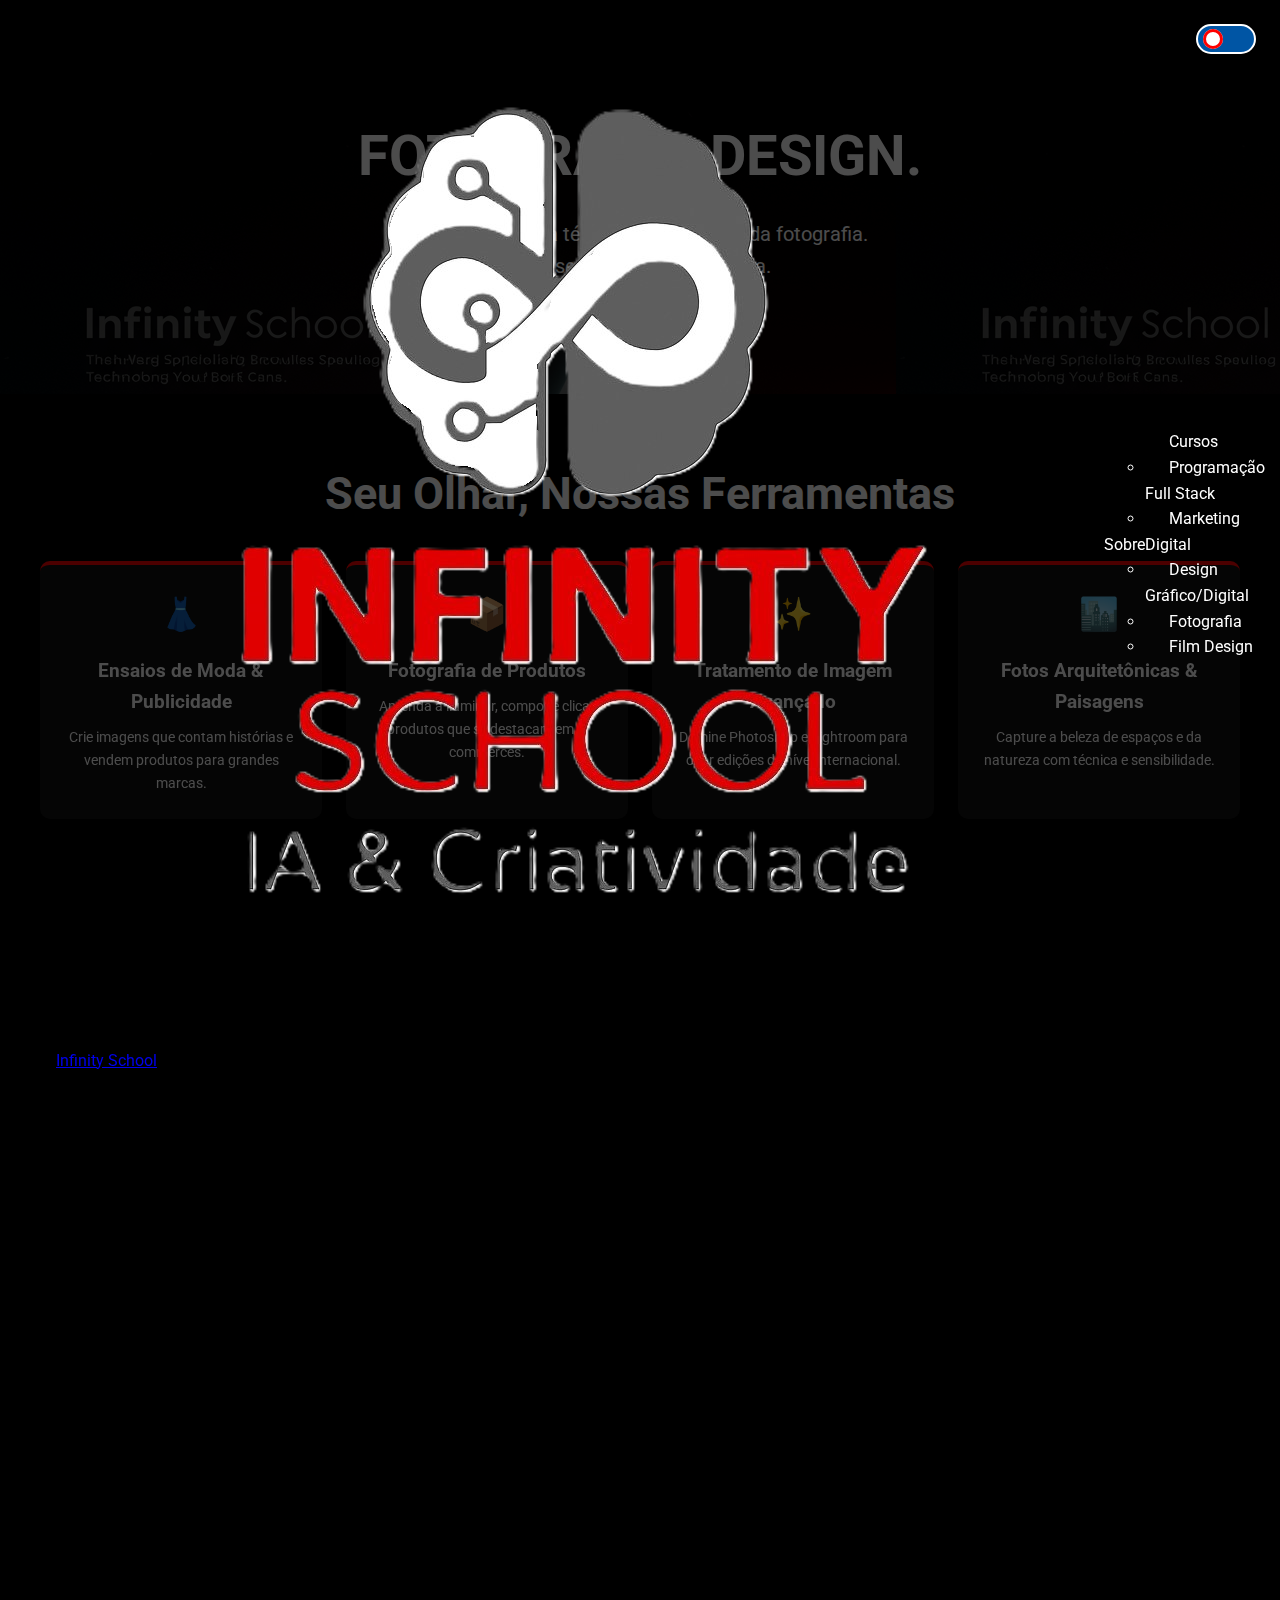
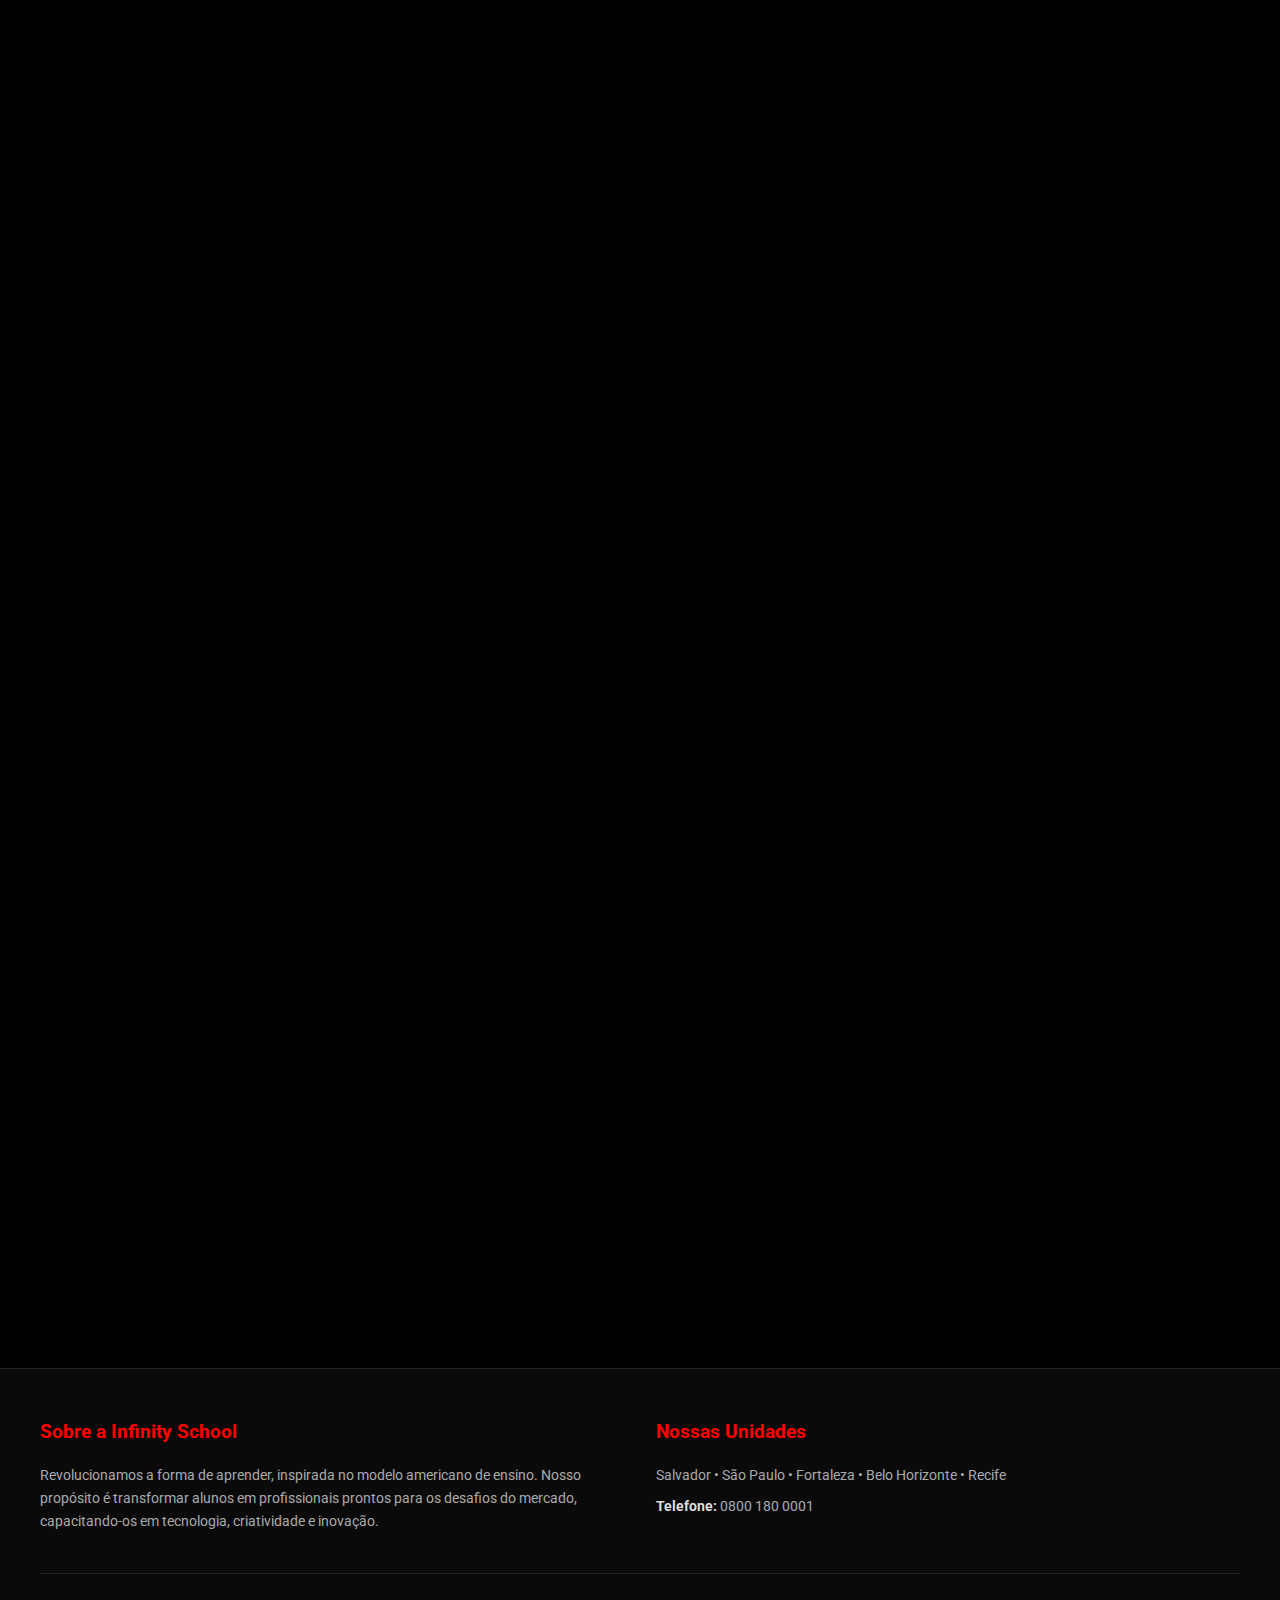
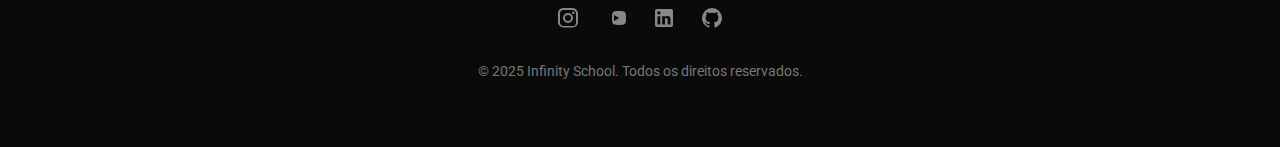
<file: photography.html>
<!DOCTYPE html>
<html lang="pt-BR">
<head>
    <meta charset="UTF-8">
    <meta name="viewport" content="width=device-width, initial-scale=1.0">
    
    <title>Curso de Fotografia Profissional - Infinity School</title>
    
    <meta name="description" content="Transforme sua paixão em carreira. Curso de Fotografia profissional com Lightroom, Photoshop e IA. Aprenda com projetos reais em estúdios de ponta.">
    <meta name="author" content="Infinity School">
    <link rel="canonical" href="https://www.infinityschool.com.br/photography.html">

    <meta property="og:title" content="Infinity School - A Revolução Criativa">
    <meta property="og:description" content="Cursos de tecnologia, inovação e criatividade que impulsionam seu futuro.">
    <meta property="og:image" content="https://bettograpiuna.github.io/Projeto_Site_Infinity_Hackathon_Atualizado/assets/images/projeto11.png">
    <meta property="og:url" content="https://bettograpiuna.github.io/Projeto_Site_Infinity_Hackathon_Atualizado/">
    <meta property="og:type" content="website">

    <meta name="twitter:card" content="summary_large_image">
    <meta name="twitter:title" content="Infinity School - A Revolução Criativa">
    <meta name="twitter:description" content="Cursos de tecnologia, inovação e criatividade que impulsionam seu futuro.">
    <meta name="twitter:image" content="https://bettograpiuna.github.io/Projeto_Site_Infinity_Hackathon_Atualizado/assets/images/projeto11.png">
    
    <link rel="icon" href="./assets/images/logo.jpeg" type="image/jpeg">
    <meta name="theme-color" content="#FF0000">

    <link rel="stylesheet" href="style.css?v=12.0">
    <link rel="preconnect" href="https://fonts.googleapis.com">
    <link rel="preconnect" href="https://fonts.gstatic.com" crossorigin>
    <link href="https://fonts.googleapis.com/css2?family=Lato:wght@400;700;900&family=Roboto:wght@400;500;700;900&family=Roboto+Mono:wght@400;700&display=swap" rel="stylesheet">
    <script src="script.js" defer></script>
</head>

<body class="theme-default">

    <div class="color-mode-toggle" id="theme-toggle" title="Alternar tema">
        <span class="toggle-icon"></span>
    </div>

    <header class="main-header">
        <nav class="nav-bar">
            <a href="index.html" class="logo-link">
                <img src="./assets/images/infinity-logo.png" alt="Infinity School Logo">
                <span class="logo-text">Infinity School</span>
            </a>
            <button class="hamburger-menu" id="hamburger-menu" aria-label="Abrir menu">
                <span></span>
                <span></span>
                <span></span>
            </button>
            <ul class="nav-links" id="nav-links">
                <li><a href="sobre.html">Sobre</a></li>
                <li class="dropdown">
                    <a href="index.html#courses" class="dropdown-toggle">Cursos</a>
                    <ul class="dropdown-menu">
                        <li><a href="fullstack.html">Programação Full Stack</a></li>
                        <li><a href="marketing.html">Marketing Digital</a></li>
                        <li><a href="design.html">Design Gráfico/Digital</a></li>
                        <li><a href="photography.html">Fotografia</a></li>
                        <li><a href="fdesign.html">Film Design</a></li>
                    </ul>
                </li>
                <li><a href="index.html#updates">Novidades</a></li>
                <li><a href="index.html#students">Alunos</a></li>
                <li><a href="#" class="open-contact-modal">Contato</a></li>
            </ul>
        </nav>
    </header>

    <main>

        <section class="about-hero" style="background-image: linear-gradient(rgba(0,0,0,0.8), rgba(0,0,0,0.6)), url('./assets/images/curso_fotografia.jpg');" aria-labelledby="course-title">
            <div class="hero-content">
                <h1 id="course-title" class="animated-headline">
                    <span class="word-wrapper">FOTOGRAFIA</span>
                    <span class="word-wrapper">DESIGN.</span>
                </h1>
                <p class="animated-subheadline">Domine a arte, a técnica e o business da fotografia.
                <br>9 meses de prática intensiva.</p>
            </div>
        </section>
        
        <section class="experience-section" aria-labelledby="tools-title">
            <h2 id="tools-title" class="section-title">Seu Olhar, Nossas Ferramentas</h2>
            <div class="experience-grid">
                <div class="experience-card" data-card="foto1">
                    <div class="card-content-overlay">
                        <div class="icon">👗</div>
                        <h3>Ensaios de Moda & Publicidade</h3>
                        <p>Crie imagens que contam histórias e vendem produtos para grandes marcas.</p>
                    </div>
                </div>
                <div class="experience-card" data-card="foto2">
                    <div class="card-content-overlay">
                        <div class="icon">📦</div>
                        <h3>Fotografia de Produtos</h3>
                        <p>Aprenda a iluminar, compor e clicar produtos que se destacam em e-commerces.</p>
                    </div>
                </div>
                <div class="experience-card" data-card="foto3">
                    <div class="card-content-overlay">
                        <div class="icon">✨</div>
                        <h3>Tratamento de Imagem Avançado</h3>
                        <p>Domine Photoshop e Lightroom para criar edições de nível internacional.</p>
                    </div>
                </div>
                <div class="experience-card" data-card="foto4">
                    <div class="card-content-overlay">
                        <div class="icon">🏙️</div>
                        <h3>Fotos Arquitetônicas & Paisagens</h3>
                        <p>Capture a beleza de espaços e da natureza com técnica e sensibilidade.</p>
                    </div>
                </div>
            </div>
        </section>

        <section class="about-content-section bg-darker" aria-labelledby="studio-title">
            <div class="about-grid">
                <div class="about-text-content">
                    <h2 id="studio-title">Estúdio Profissional à sua <span class="highlight">Disposição.</span></h2>
                    <p>Nosso maior diferencial. Reserve estúdios equipados com iluminação de ponta, fundos infinitos e acessórios profissionais para criar seus projetos. Aqui, seu portfólio ganha vida e seu trabalho atinge outro nível.</p>
                </div>
                <div class="about-image-content">
                    <img src="./assets/images/fotografia.jpg" alt="Estúdio fotográfico da Infinity School com equipamentos de iluminação profissionais">
                </div>
            </div>
        </section>

        <section class="impact-section" style="background-image: url('./assets/images/ollhar.jpg');" aria-label="Frase de Impacto: Seu olhar vai virar arte e negócio.">
            <div class="impact-content">
                <h2>SEU OLHAR VAI VIRAR ARTE E NEGÓCIO.</h2>
            </div>
        </section>

        <section class="final-section" aria-labelledby="differentials-title">
            <div class="about-grid">
                <div class="about-text-content">
                    <h3 id="differentials-title">Diferenciais que <span class="highlight">Fazem a Diferença</span></h3>
                    <ul class="checklist">
                        <li><span>✔</span> Certificação Oficial Adobe em Photoshop e Lightroom.</li>
                        <li><span>✔</span> Aplicação de Inteligência Artificial para otimizar seu fluxo de trabalho.</li>
                        <li><span>✔</span> Certificado internacional em inglês para abrir portas no exterior.</li>
                        <li><span>✔</span> Aulas de reforço ilimitadas para você dominar cada técnica.</li>
                    </ul>
                    <p class="future-text">O mercado precisa do <strong>seu olhar.</strong></p>
                </div>
                <div class="about-text-content cta-block">
                    <h3>Qual seu próximo clique?</h3>
                    <p>Garanta sua vaga agora e comece a transformar momentos em arte e negócio.</p>
                    <button class="cta-button open-contact-modal">QUERO TRANSFORMAR MEU OLHAR</button>
                    <div class="final-tagline">
                        <p>ONDE A TÉCNICA ENCONTRA A PAIXÃO.</p>
                        <span>⚡ #PareDeSóTirarFotoComeceACriarArte</span>
                    </div>
                </div>
            </div>
        </section>
    </main>

    <footer>
        <div class="footer-professional-grid">
            <div class="footer-about-pro">
                <h4>Sobre a Infinity School</h4>
                <p>Revolucionamos a forma de aprender, inspirada no modelo americano de ensino. Nosso propósito é transformar alunos em profissionais prontos para os desafios do mercado, capacitando-os em tecnologia, criatividade e inovação.</p>
            </div>
            <div class="footer-units-pro">
                <h4>Nossas Unidades</h4>
                <p>Salvador • São Paulo • Fortaleza • Belo Horizonte • Recife</p>
                <p><strong>Telefone:</strong> 0800 180 0001</p>
            </div>
        </div>
        <div class="footer-bottom">
            <div class="social-links">
                <a href="#" aria-label="Instagram"><svg viewBox="0 0 24 24"><path d="M7.8,2H16.2C19.4,2 22,4.6 22,7.8V16.2A5.2,5.2 0 0,1 16.2,21.4H7.8C4.6,21.4 2,18.8 2,16.2V7.8A5.2,5.2 0 0,1 7.8,2M7.6,4A3.6,3.6 0 0,0 4,7.6V16.4C4,18.39 5.61,20 7.6,20H16.4A3.6,3.6 0 0,0 20,16.4V7.6C20,5.61 18.39,4 16.4,4H7.6M17.25,5.5A1.25,1.25 0 0,1 18.5,6.75A1.25,1.25 0 0,1 17.25,8A1.25,1.25 0 0,1 16,6.75A1.25,1.25 0 0,1 17.25,5.5M12,7A5,5 0 0,1 17,12A5,5 0 0,1 12,17A5,5 0 0,1 7,12A5,5 0 0,1 12,7M12,9A3,3 0 0,0 9,12A3,3 0 0,0 12,15A3,3 0 0,0 15,12A3,3 0 0,0 12,9Z" /></svg></a>
                <a href="#" aria-label="YouTube"><svg viewBox="0 0 24 24"><path d="M10,15L15.19,12L10,9V15M21.56,7.17C21.69,7.64 21.78,8.27 21.84,9.08C21.91,9.87 21.94,10.56 21.94,11.16L22,12C22,14.19 21.84,15.8 21.56,16.83C21.31,17.73 20.73,18.31 19.83,18.56C19.36,18.69 18.73,18.78 17.92,18.84C17.13,18.91 16.44,18.94 15.84,18.94L15,19C12.81,19 11.2,18.84 10.17,18.56C9.27,18.31 8.69,17.73 8.44,16.83C8.31,16.36 8.22,15.73 8.16,14.92C8.09,14.13 8.06,13.44 8.06,12.84L8,12C8,9.81 8.16,8.2 8.44,7.17C8.69,6.27 9.27,5.69 10.17,5.44C11.2,5.16 12.81,5 15,5L15.84,5.06C16.44,5.06 17.13,5.09 17.92,5.16C18.73,5.22 19.36,5.31 19.83,5.44C20.73,5.69 21.31,6.27 21.56,7.17Z" /></svg></a>
                <a href="#" aria-label="LinkedIn"><svg viewBox="0 0 24 24"><path d="M19,3A2,2 0 0,1 21,5V19A2,2 0 0,1 19,21H5A2,2 0 0,1 3,19V5A2,2 0 0,1 5,3H19M18.5,18.5V13.2A3.26,3.26 0 0,0 15.24,9.94C14.39,9.94 13.4,10.43 13,11.11V10.28H10.13V18.5H13V13.57C13,12.8 13.09,12.03 14.35,12.03C15.54,12.03 15.65,12.92 15.65,13.71V18.5H18.5M6.88,8.56A1.68,1.68 0 0,0 8.56,6.88C8.56,6 7.78,5.2 6.88,5.2C6,5.2 5.2,6 5.2,6.88A1.68,1.68 0 0,0 6.88,8.56M8.27,18.5V10.28H5.5V18.5H8.27Z" /></svg></a>
                <a href="#" aria-label="GitHub"><svg viewBox="0 0 24 24"><path d="M12,2A10,10 0 0,0 2,12C2,16.42 4.87,20.17 8.84,21.5C9.34,21.58 9.5,21.27 9.5,21V19.21C6.73,19.95 6.13,17.97 6.13,17.97C5.68,16.81 5.03,16.5 5.03,16.5C4.12,15.88 5.1,15.9 5.1,15.9C6.1,15.97 6.63,16.93 6.63,16.93C7.5,18.45 8.97,18 9.54,17.76C9.63,17.11 9.89,16.67 10.17,16.42C7.95,16.17 5.62,15.31 5.62,11.5C5.62,10.39 6,9.5 6.65,8.79C6.55,8.54 6.2,7.5 6.75,6.15C6.75,6.15 7.59,5.88 9.5,7.17C10.29,6.95 11.15,6.84 12,6.84C12.85,6.84 13.71,6.95 14.5,7.17C16.41,5.88 17.25,6.15 17.25,6.15C17.8,7.5 17.45,8.54 17.35,8.79C18,9.5 18.38,10.39 18.38,11.5C18.38,15.32 16.04,16.16 13.81,16.41C14.17,16.72 14.5,17.33 14.5,18.26V21C14.5,21.27 14.66,21.59 15.17,21.5C19.14,20.16 22,16.42 22,12A10,10 0 0,0 12,2Z" /></svg></a>
            </div>
            <p class="copyright">&copy; 2025 Infinity School. Todos os direitos reservados.</p>
        </div>
        <p id="theme-footer-text"></p>
    </footer>

    <div id="contact-modal" class="modal"><div class="modal-content"><span class="close-btn">&times;</span><h2>Fale com a Infinity</h2><p>Preencha o formulário abaixo e um de nossos consultores entrará em contato em breve.</p><form id="contact-form"><input type="text" name="name" placeholder="Seu nome completo" required><input type="email" name="email" placeholder="Seu melhor e-mail" required><input type="tel" name="phone" placeholder="Seu telefone (com DDD)"><textarea name="message" placeholder="Deixe sua mensagem (opcional)"></textarea><button type="submit">Enviar Mensagem</button></form></div></div>
    <div id="login-modal" class="modal"><div class="modal-content"><span class="close-btn">&times;</span><h2>Área do Aluno</h2><form id="login-form"><input type="text" placeholder="Usuário ou E-mail" required><input type="password" placeholder="Senha" required><button type="submit">Entrar</button></form><div class="login-options"><a href="#">Novo Cadastro</a><a href="#">Alterar Senha</a></div><div class="social-login-divider"><span>OU</span></div><div class="social-login-buttons"><a href="#" class="social-btn google-btn" aria-label="Login com Google"><svg viewBox="0 0 24 24" width="24" height="24"><path fill="#4285F4" d="M21.35,11.1h-9.2v2.7h5.3c-0.2,1.7-1.4,3.2-3.1,3.2c-1.9,0-3.4-1.5-3.4-3.4s1.5-3.4,3.4-3.4c0.9,0,1.7,0.4,2.3,0.9l2.1-2.1c-1.3-1.2-3-2-5-2c-4.2,0-7.6,3.4-7.6,7.6s3.4,7.6,7.6,7.6c4.4,0,7.3-3.1,7.3-7.4C22,12.1,21.7,11.5,21.35,11.1z"></path></svg><span>Login com Google</span></a><a href="#" class="social-btn facebook-btn" aria-label="Login com Facebook"><svg viewBox="0 0 24 24" width="24" height="24"><path fill="#1877F2" d="M22,12c0-5.5-4.5-10-10-10S2,6.5,2,12c0,4.8,3.4,8.8,7.9,9.8V15H7.5v-3H10v-2.3c0-2.5,1.5-3.9,3.8-3.9c1.1,0,2.2,0.2,2.2,0.2v2.5h-1.3c-1.2,0-1.6,0.8-1.6,1.6V12h2.8l-0.4,3H14.5v6.8C18.6,20.8,22,16.8,22,12z"></path></svg><span>Login com Facebook</span></a></div></div></div>
    <div id="hours-modal" class="modal"><div class="modal-content"><span class="close-btn">&times;</span><h2>Horários de Funcionamento</h2><div class="hours-content"><h3>Aulas</h3><p>Segunda – Sexta: 09:00 – 22:00hs</p><p>Sábado: 07:30 – 21:00hs</p><h3 class="hours-subtitle">Vendas & Coordenação</h3><p>Segunda – Sexta: 08:00 – 19:00hs</p><p>Sábado: 08:00 – 14:00hs</p></div></div></div>
    
</body>
</html>
</file>
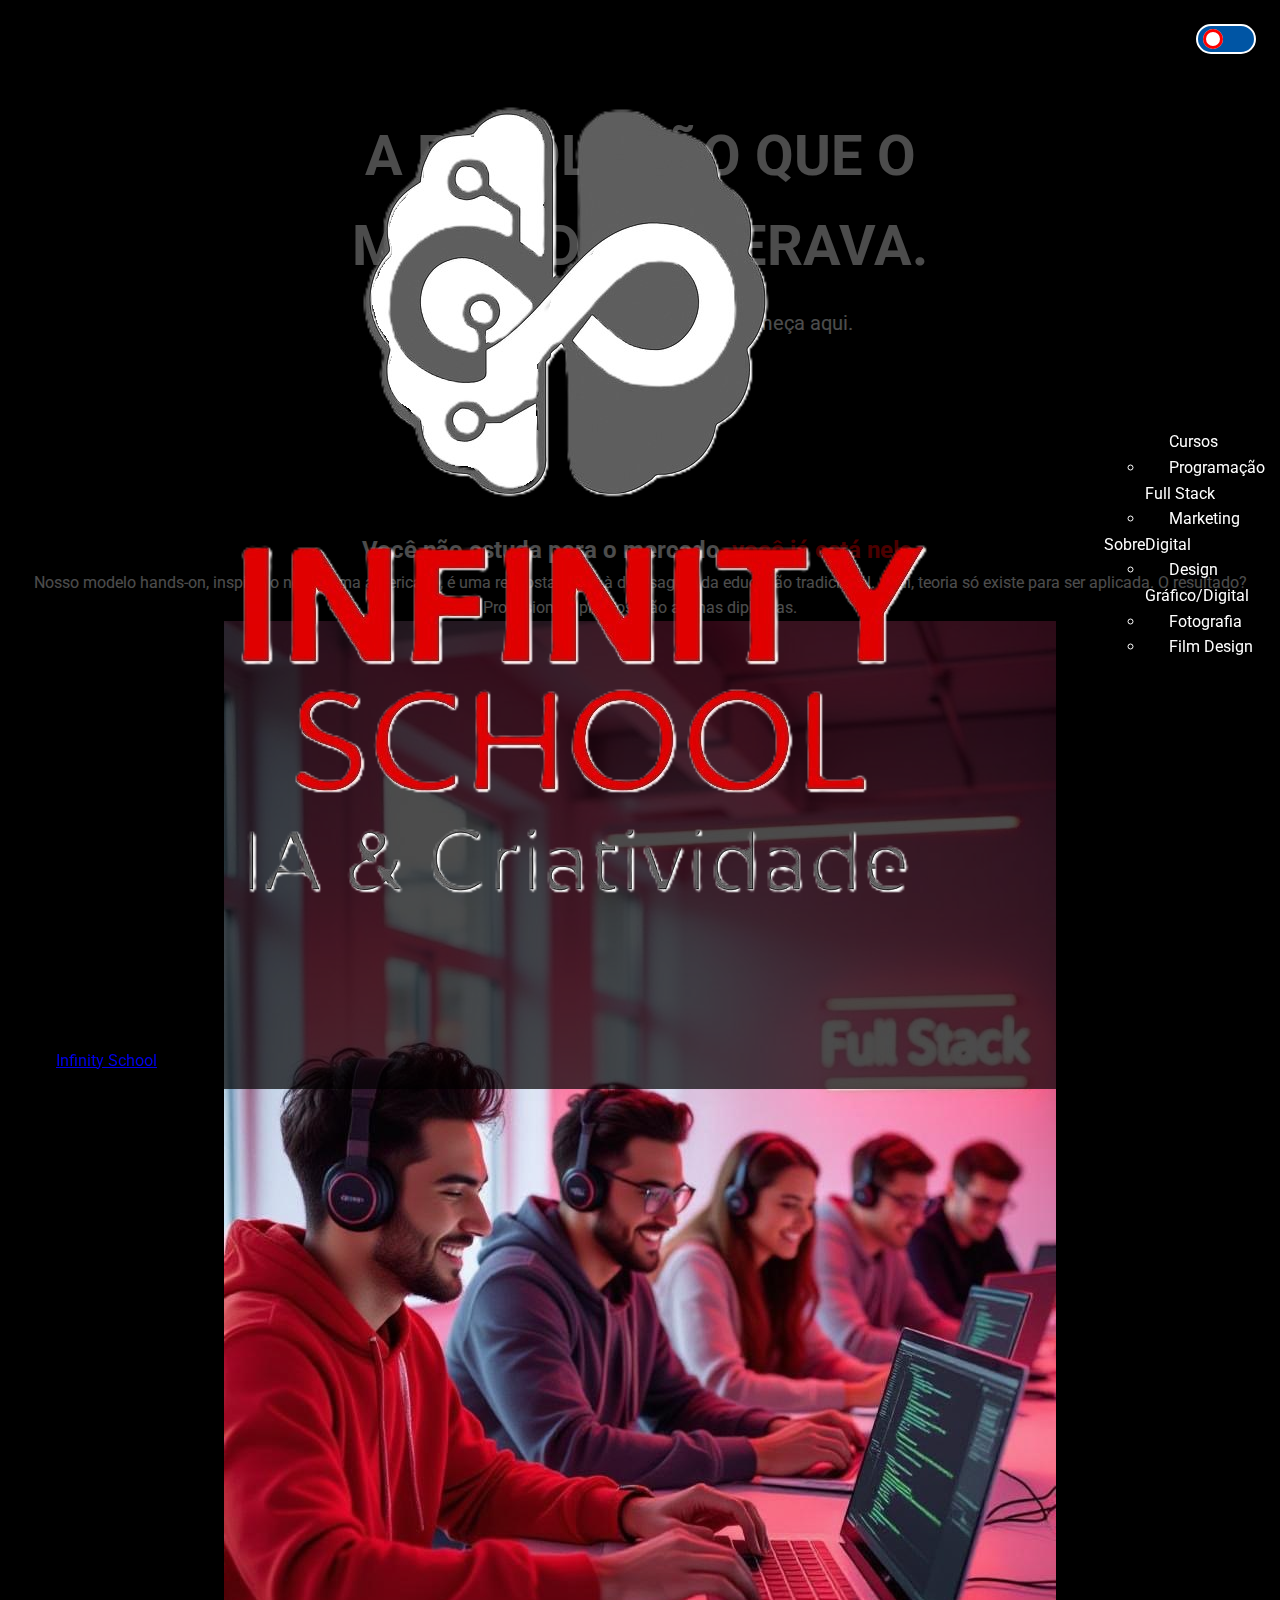
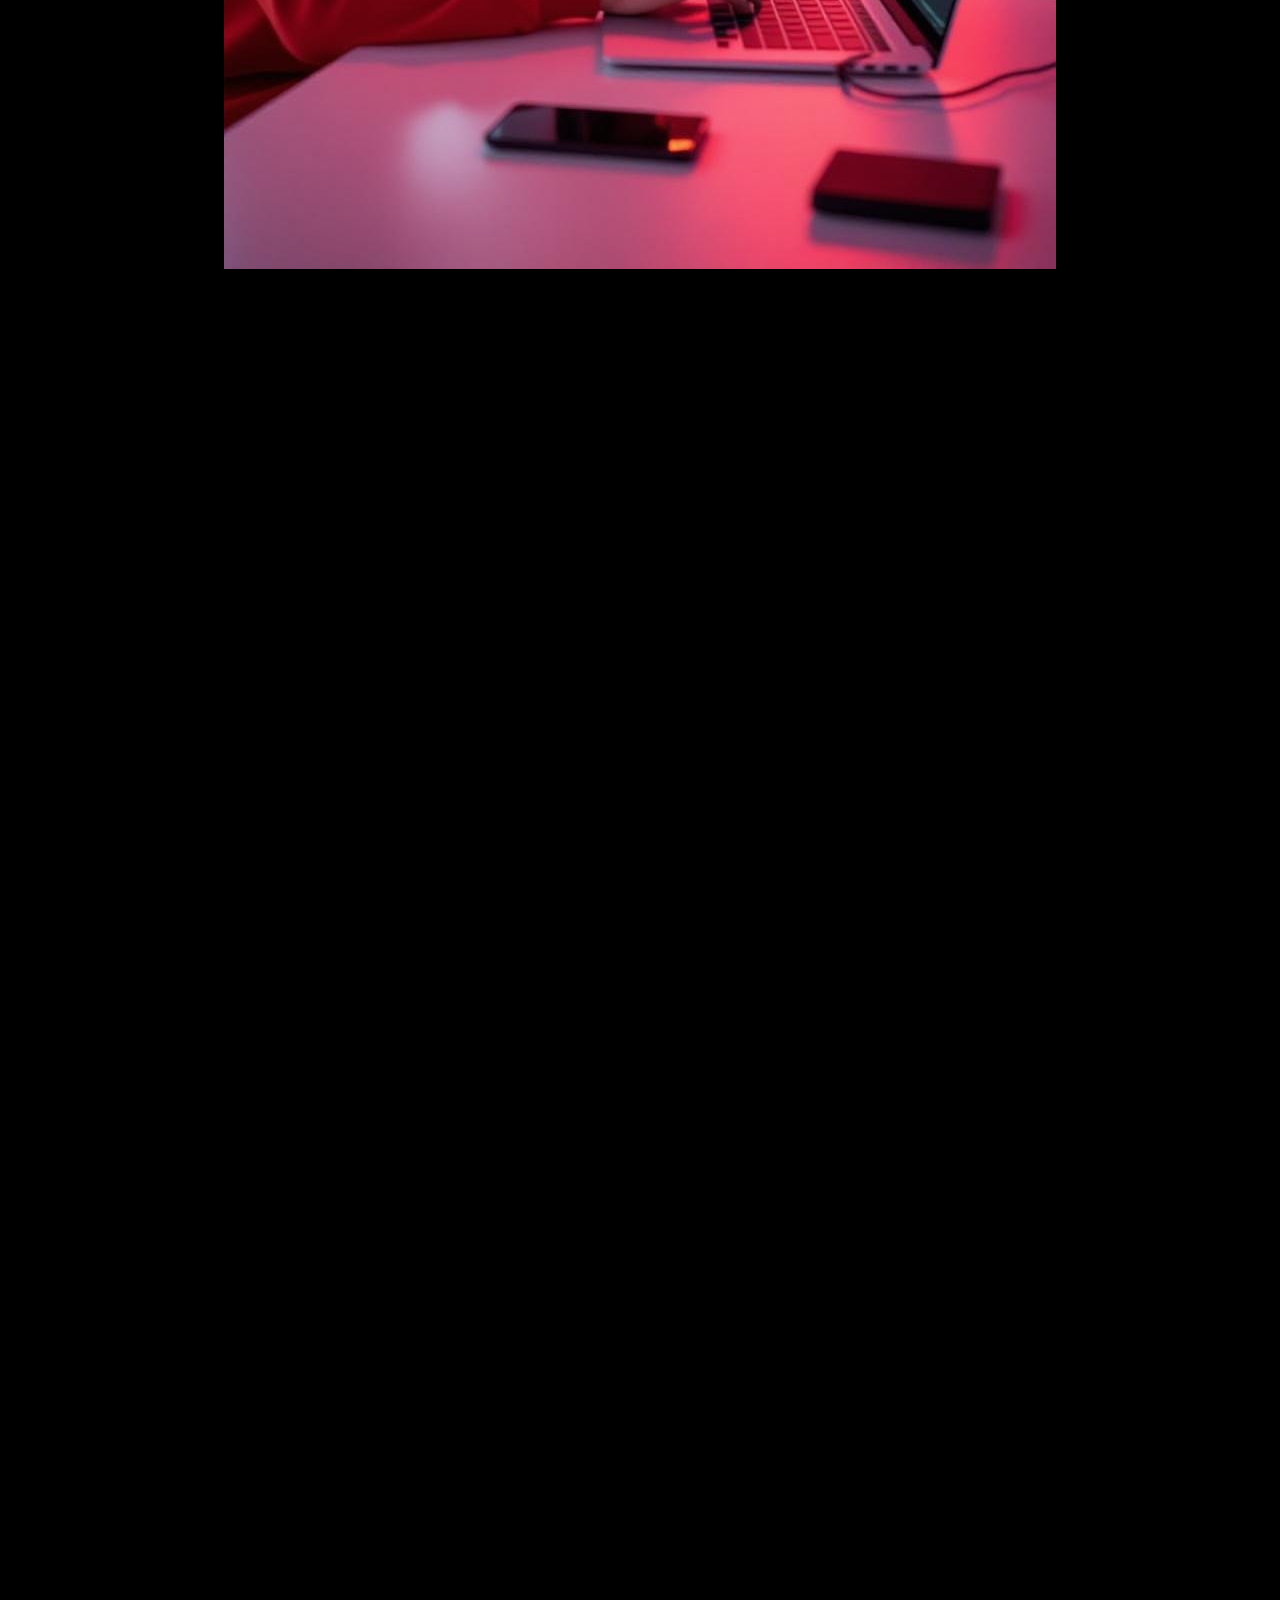
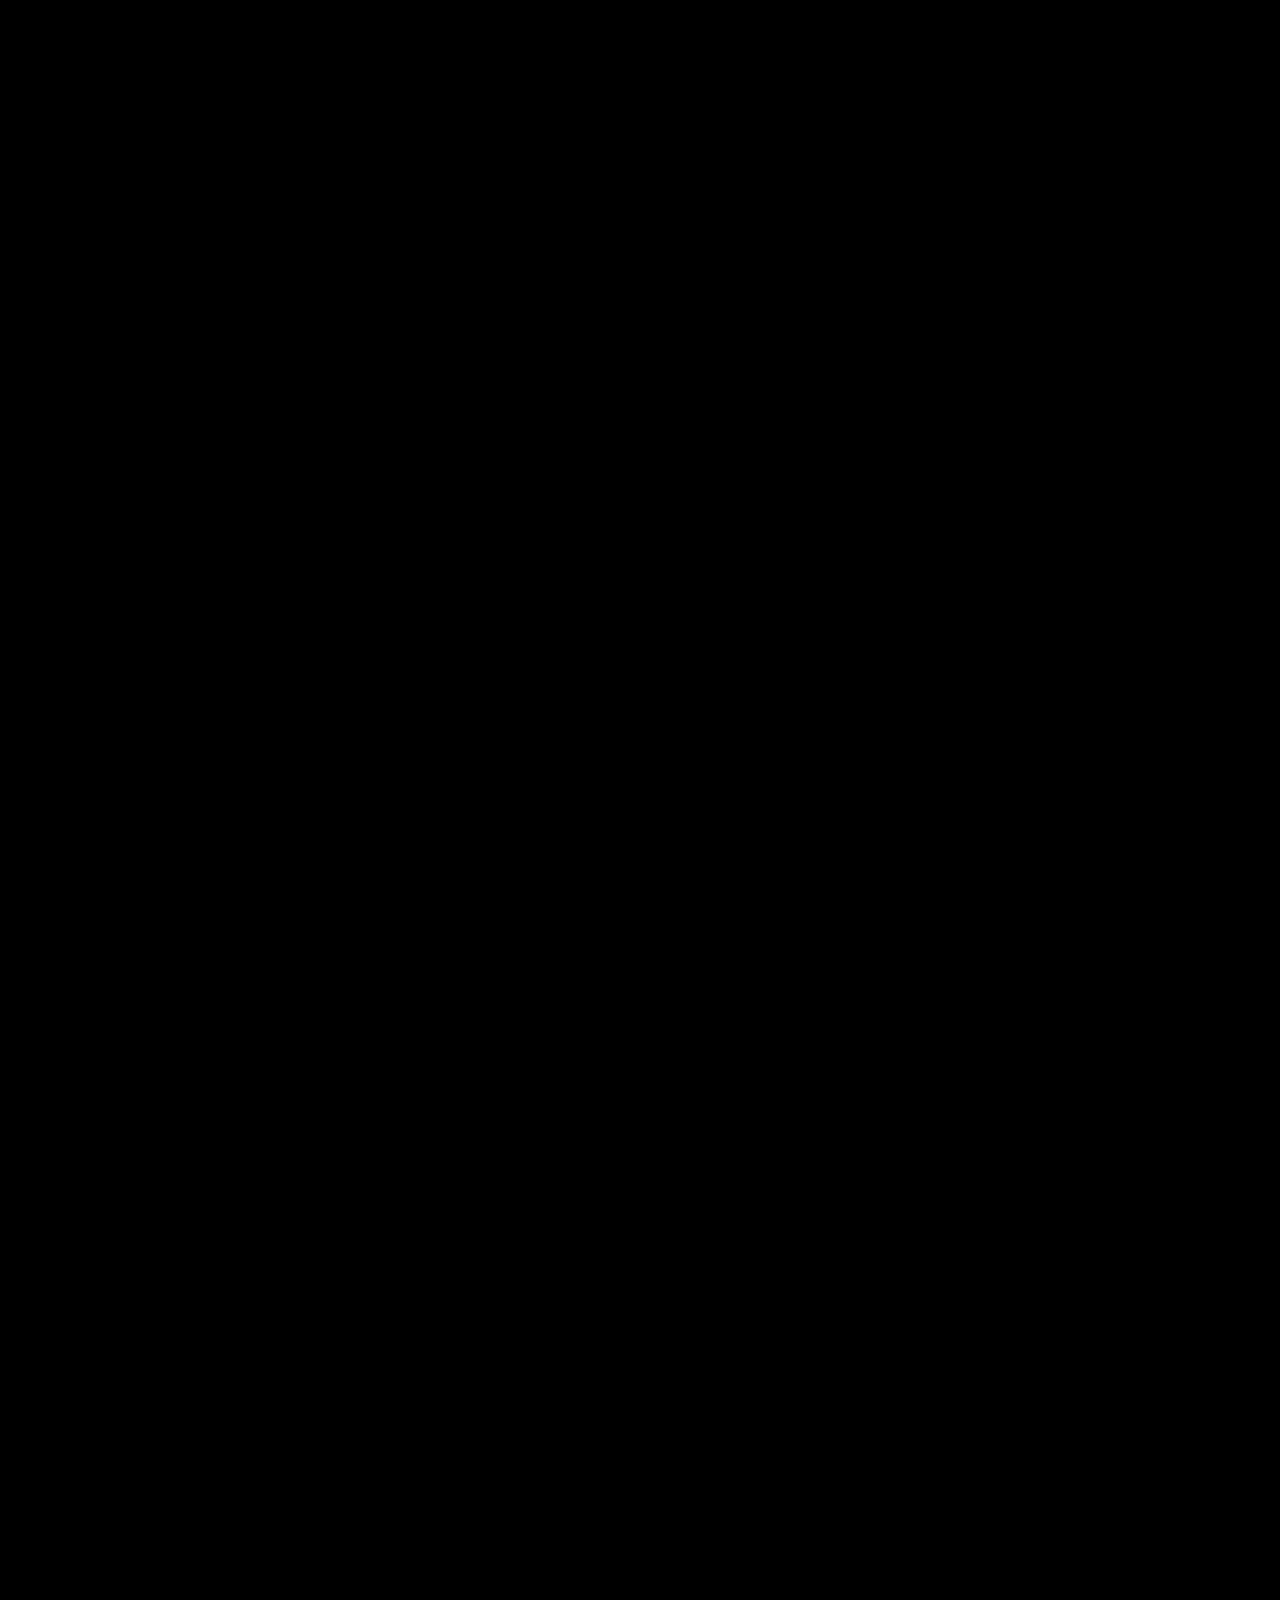
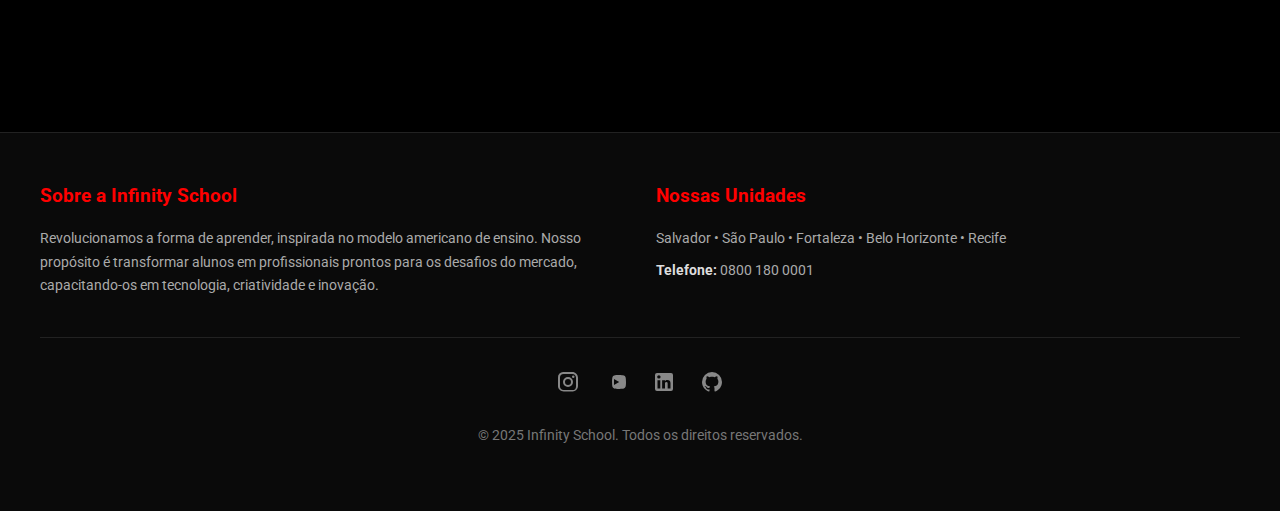
<file: sobre.html>
<!DOCTYPE html>
<html lang="pt-BR">
<head>
    <meta charset="UTF-8">
    <meta name="viewport" content="width=device-width, initial-scale=1.0">
    
    <title>Sobre Nós - A Revolução Infinity School</title>
    
    <meta name="description" content="Não somos uma escola. Somos um laboratório de talentos do futuro. Conheça a metodologia disruptiva da Infinity School.">
    <meta name="author" content="Infinity School">
    <link rel="canonical" href="https://www.infinityschool.com.br/sobre.html">

    <meta property="og:title" content="Infinity School - A Revolução Criativa">
    <meta property="og:description" content="Cursos de tecnologia, inovação e criatividade que impulsionam seu futuro.">
    <meta property="og:image" content="https://bettograpiuna.github.io/Projeto_Site_Infinity_Hackathon_Atualizado/assets/images/projeto11.png">
    <meta property="og:url" content="https://bettograpiuna.github.io/Projeto_Site_Infinity_Hackathon_Atualizado/">
    <meta property="og:type" content="website">

    <meta name="twitter:card" content="summary_large_image">
    <meta name="twitter:title" content="Infinity School - A Revolução Criativa">
    <meta name="twitter:description" content="Cursos de tecnologia, inovação e criatividade que impulsionam seu futuro.">
    <meta name="twitter:image" content="https://bettograpiuna.github.io/Projeto_Site_Infinity_Hackathon_Atualizado/assets/images/projeto11.png">

    <link rel="icon" href="./assets/images/logo.jpeg" type="image/jpeg">
    <meta name="theme-color" content="#FF0000">

    <link rel="stylesheet" href="style.css"> 
    <link rel="preconnect" href="https://fonts.googleapis.com">
    <link rel="preconnect" href="https://fonts.gstatic.com" crossorigin>
    <link href="https://fonts.googleapis.com/css2?family=Roboto:wght@400;700;900&display=swap" rel="stylesheet">
    <script src="script.js" defer></script>
</head>

<body class="theme-default">

    <div class="color-mode-toggle" id="theme-toggle" title="Alternar tema">
        <span class="toggle-icon"></span>
    </div>

    <header class="main-header">
    <nav class="nav-bar">
        <a href="index.html" class="logo-link">
            <img src="./assets/images/infinity-logo.png" alt="Infinity School Logo">
            <span class="logo-text">Infinity School</span>
        </a>
        <button class="hamburger-menu" id="hamburger-menu" aria-label="Abrir menu">
            <span></span>
            <span></span>
            <span></span>
        </button>
        <ul class="nav-links" id="nav-links">
            <li><a href="sobre.html">Sobre</a></li>
            <li class="dropdown">
                <a href="index.html#courses" class="dropdown-toggle">Cursos</a>
                <ul class="dropdown-menu">
                    <li><a href="fullstack.html">Programação Full Stack</a></li>
                    <li><a href="marketing.html">Marketing Digital</a></li>
                    <li><a href="design.html">Design Gráfico/Digital</a></li>
                    <li><a href="photography.html">Fotografia</a></li>
                    <li><a href="fdesign.html">Film Design</a></li>
                </ul>
            </li>
            <li><a href="index.html#updates">Novidades</a></li>
            <li><a href="index.html#students">Alunos</a></li>
            <li><a href="#" class="open-contact-modal">Contato</a></li>
        </ul>
    </nav>
    </header>

    <main>

        <section class="about-hero hero-sobre" aria-labelledby="hero-title">
            <div class="hero-content">
                <h1 id="hero-title" class="animated-headline">
                    <span class="word-wrapper">A Revolução que o</span>
                    <br>
                    <span class="word-wrapper">Mercado Esperava.</span>
                </h1>
                <p class="animated-subheadline">Sua jornada criativa e tecnológica começa aqui.</p>
            </div>
        </section>

        <section class="about-content-section" aria-labelledby="methodology-title">
            <div class="about-grid">
                <div class="about-text-content">
                    <h2 id="methodology-title">Você não estuda para o mercado, <span class="highlight">você já está nele.</span></h2>
                    <p>Nosso modelo hands-on, inspirado no sistema americano, é uma resposta direta à defasagem da educação tradicional. Aqui, teoria só existe para ser aplicada. O resultado? Profissionais prontos, não apenas diplomas.</p>
                </div>
                <div class="about-image-content">
                    <img src="./assets/images/image9.jpeg" alt="Alunos da Infinity School em laboratório de criação de alta tecnologia">
                </div>
            </div>
        </section>

        <section class="about-content-section bg-darker" aria-labelledby="target-audience-title">
            <div class="about-grid reverse">
                <div class="about-text-content">
                    <h2 id="target-audience-title">Para Quem é a Infinity?</h2>
                    <ul class="checklist">
                        <li><span>✔</span>Para quem cansa de promessas vazias e quer um atalho real para o mercado.</li>
                        <li><span>✔</span>Para quem prefere um case no LinkedIn a uma prova teórica.</li>
                        <li><span>✔</span>Para quem sabe que o futuro não espera – e quer chegar lá primeiro.</li>
                    </ul>
                </div>
                <div class="about-image-content">
                    <img src="./assets/images/image1.jpeg" alt="Aluna da Infinity School apresentando um projeto inovador">
                </div>
            </div>
        </section>

        <section class="experience-section" aria-labelledby="experience-title">
            <h2 id="experience-title" class="section-title">Por Dentro da Infinity Experience</h2>
            <div class="experience-grid">
                <div class="experience-card" data-card="sobre1">
                    <div class="card-content-overlay">
                        <div class="icon">🔥</div>
                        <h3>Projetos Reais (PBL)</h3>
                        <p>Viva a realidade da sua área desde o Dia 1 e comece seu portfólio agora.</p>
                    </div>
                </div>
                <div class="experience-card" data-card="sobre2">
                    <div class="card-content-overlay">
                        <div class="icon">💡</div>
                        <h3>O Anti-Método</h3>
                        <p>100% desafios, mentorias e sprints práticos. "Fail Fast, Learn Faster".</p>
                    </div>
                </div>
                <div class="experience-card" data-card="sobre3">
                    <div class="card-content-overlay">
                        <div class="icon">🚀</div>
                        <h3>Carreiras do Futuro</h3>
                        <p>Formamos profissionais com DNA Infinity: criativos, ágeis e prontos para pivotar.</p>
                    </div>
                </div>
                <div class="experience-card" data-card="sobre4">
                    <div class="card-content-overlay">
                        <div class="icon">🌎</div>
                        <h3>Networking Real</h3>
                        <p>Acesse nossa comunidade de mentores, empresas e líderes do mercado.</p>
                    </div>
                </div>
            </div>
        </section>

        <section class="impact-section" aria-label="Frase de Impacto: O tempo da educação decorativa acabou.">
            <div class="impact-content">
                <h2>O TEMPO DA EDUCAÇÃO 
                <br>DECORATIVA ACABOU.</h2>
            </div>
        </section>
        
        <section class="final-section" aria-labelledby="disruptive-title">
            <div class="about-grid">
                <div class="about-text-content">
                    <h3 id="disruptive-title">Diferenciais Disruptivos</h3>
                    <ul class="checklist">
                        <li><span>✔</span> Professores 100% atuantes no mercado.</li>
                        <li><span>✔</span> Flexibilidade de estudo: presencial ou no formato Infinity Anywhere.</li>
                        <li><span>✔</span> 85% dos alunos empregados em até 3 meses após a formação.</li>
                    </ul>
                    <p class="future-text">O futuro da educação não é teórico. <strong>É INFINITY.</strong></p>
                </div>
                <div class="about-text-content cta-block">
                    <h3>Qual seu próximo passo?</h3>
                    <p>Agende uma visita e veja como transformamos curiosidade em carreira.</p>
                    <button class="cta-button open-contact-modal">FALE COM A INFINITY</button>
                    <div class="final-tagline">
                        <p>ONDE O "EMPREGÁVEL" É SÓ O COMEÇO.</p>
                        <span>💥 #PareDeEstudarComeceAAgir</span>
                    </div>
                </div>
            </div>
        </section>
    </main>

    <footer>
        <div class="footer-professional-grid">
            <div class="footer-about-pro">
                <h4>Sobre a Infinity School</h4>
                <p>Revolucionamos a forma de aprender, inspirada no modelo americano de ensino. Nosso propósito é transformar alunos em profissionais prontos para os desafios do mercado, capacitando-os em tecnologia, criatividade e inovação.</p>
            </div>
            <div class="footer-units-pro">
                <h4>Nossas Unidades</h4>
                <p>Salvador • São Paulo • Fortaleza • Belo Horizonte • Recife</p>
                <p><strong>Telefone:</strong> 0800 180 0001</p>
            </div>
        </div>
        <div class="footer-bottom">
            <div class="social-links">
                <a href="#" aria-label="Instagram"><svg viewBox="0 0 24 24"><path d="M7.8,2H16.2C19.4,2 22,4.6 22,7.8V16.2A5.2,5.2 0 0,1 16.2,21.4H7.8C4.6,21.4 2,18.8 2,16.2V7.8A5.2,5.2 0 0,1 7.8,2M7.6,4A3.6,3.6 0 0,0 4,7.6V16.4C4,18.39 5.61,20 7.6,20H16.4A3.6,3.6 0 0,0 20,16.4V7.6C20,5.61 18.39,4 16.4,4H7.6M17.25,5.5A1.25,1.25 0 0,1 18.5,6.75A1.25,1.25 0 0,1 17.25,8A1.25,1.25 0 0,1 16,6.75A1.25,1.25 0 0,1 17.25,5.5M12,7A5,5 0 0,1 17,12A5,5 0 0,1 12,17A5,5 0 0,1 7,12A5,5 0 0,1 12,7M12,9A3,3 0 0,0 9,12A3,3 0 0,0 12,15A3,3 0 0,0 15,12A3,3 0 0,0 12,9Z" /></svg></a>
                <a href="#" aria-label="YouTube"><svg viewBox="0 0 24 24"><path d="M10,15L15.19,12L10,9V15M21.56,7.17C21.69,7.64 21.78,8.27 21.84,9.08C21.91,9.87 21.94,10.56 21.94,11.16L22,12C22,14.19 21.84,15.8 21.56,16.83C21.31,17.73 20.73,18.31 19.83,18.56C19.36,18.69 18.73,18.78 17.92,18.84C17.13,18.91 16.44,18.94 15.84,18.94L15,19C12.81,19 11.2,18.84 10.17,18.56C9.27,18.31 8.69,17.73 8.44,16.83C8.31,16.36 8.22,15.73 8.16,14.92C8.09,14.13 8.06,13.44 8.06,12.84L8,12C8,9.81 8.16,8.2 8.44,7.17C8.69,6.27 9.27,5.69 10.17,5.44C11.2,5.16 12.81,5 15,5L15.84,5.06C16.44,5.06 17.13,5.09 17.92,5.16C18.73,5.22 19.36,5.31 19.83,5.44C20.73,5.69 21.31,6.27 21.56,7.17Z" /></svg></a>
                <a href="#" aria-label="LinkedIn"><svg viewBox="0 0 24 24"><path d="M19,3A2,2 0 0,1 21,5V19A2,2 0 0,1 19,21H5A2,2 0 0,1 3,19V5A2,2 0 0,1 5,3H19M18.5,18.5V13.2A3.26,3.26 0 0,0 15.24,9.94C14.39,9.94 13.4,10.43 13,11.11V10.28H10.13V18.5H13V13.57C13,12.8 13.09,12.03 14.35,12.03C15.54,12.03 15.65,12.92 15.65,13.71V18.5H18.5M6.88,8.56A1.68,1.68 0 0,0 8.56,6.88C8.56,6 7.78,5.2 6.88,5.2C6,5.2 5.2,6 5.2,6.88A1.68,1.68 0 0,0 6.88,8.56M8.27,18.5V10.28H5.5V18.5H8.27Z" /></svg></a>
                <a href="#" aria-label="GitHub"><svg viewBox="0 0 24 24"><path d="M12,2A10,10 0 0,0 2,12C2,16.42 4.87,20.17 8.84,21.5C9.34,21.58 9.5,21.27 9.5,21V19.21C6.73,19.95 6.13,17.97 6.13,17.97C5.68,16.81 5.03,16.5 5.03,16.5C4.12,15.88 5.1,15.9 5.1,15.9C6.1,15.97 6.63,16.93 6.63,16.93C7.5,18.45 8.97,18 9.54,17.76C9.63,17.11 9.89,16.67 10.17,16.42C7.95,16.17 5.62,15.31 5.62,11.5C5.62,10.39 6,9.5 6.65,8.79C6.55,8.54 6.2,7.5 6.75,6.15C6.75,6.15 7.59,5.88 9.5,7.17C10.29,6.95 11.15,6.84 12,6.84C12.85,6.84 13.71,6.95 14.5,7.17C16.41,5.88 17.25,6.15 17.25,6.15C17.8,7.5 17.45,8.54 17.35,8.79C18,9.5 18.38,10.39 18.38,11.5C18.38,15.32 16.04,16.16 13.81,16.41C14.17,16.72 14.5,17.33 14.5,18.26V21C14.5,21.27 14.66,21.59 15.17,21.5C19.14,20.16 22,16.42 22,12A10,10 0 0,0 12,2Z" /></svg></a>
            </div>
            <p class="copyright">&copy; 2025 Infinity School. Todos os direitos reservados.</p>
        </div>
        <p id="theme-footer-text"></p>
    </footer>

    <div id="contact-modal" class="modal"><div class="modal-content"><span class="close-btn">&times;</span><h2>Fale com a Infinity</h2><p>Preencha o formulário abaixo e um de nossos consultores entrará em contato em breve.</p><form id="contact-form"><input type="text" name="name" placeholder="Seu nome completo" required><input type="email" name="email" placeholder="Seu melhor e-mail" required><input type="tel" name="phone" placeholder="Seu telefone (com DDD)"><textarea name="message" placeholder="Deixe sua mensagem (opcional)"></textarea><button type="submit">Enviar Mensagem</button></form></div></div>
    <div id="login-modal" class="modal"><div class="modal-content"><span class="close-btn">&times;</span><h2>Área do Aluno</h2><form id="login-form"><input type="text" placeholder="Usuário ou E-mail" required><input type="password" placeholder="Senha" required><button type="submit">Entrar</button></form><div class="login-options"><a href="#">Novo Cadastro</a><a href="#">Alterar Senha</a></div><div class="social-login-divider"><span>OU</span></div><div class="social-login-buttons"><a href="#" class="social-btn google-btn" aria-label="Login com Google"><svg viewBox="0 0 24 24" width="24" height="24"><path fill="#4285F4" d="M21.35,11.1h-9.2v2.7h5.3c-0.2,1.7-1.4,3.2-3.1,3.2c-1.9,0-3.4-1.5-3.4-3.4s1.5-3.4,3.4-3.4c0.9,0,1.7,0.4,2.3,0.9l2.1-2.1c-1.3-1.2-3-2-5-2c-4.2,0-7.6,3.4-7.6,7.6s3.4,7.6,7.6,7.6c4.4,0,7.3-3.1,7.3-7.4C22,12.1,21.7,11.5,21.35,11.1z"></path></svg><span>Login com Google</span></a><a href="#" class="social-btn facebook-btn" aria-label="Login com Facebook"><svg viewBox="0 0 24 24" width="24" height="24"><path fill="#1877F2" d="M22,12c0-5.5-4.5-10-10-10S2,6.5,2,12c0,4.8,3.4,8.8,7.9,9.8V15H7.5v-3H10v-2.3c0-2.5,1.5-3.9,3.8-3.9c1.1,0,2.2,0.2,2.2,0.2v2.5h-1.3c-1.2,0-1.6,0.8-1.6,1.6V12h2.8l-0.4,3H14.5v6.8C18.6,20.8,22,16.8,22,12z"></path></svg><span>Login com Facebook</span></a></div></div></div>
    <div id="hours-modal" class="modal"><div class="modal-content"><span class="close-btn">&times;</span><h2>Horários de Funcionamento</h2><div class="hours-content"><h3>Aulas</h3><p>Segunda – Sexta: 09:00 – 22:00hs</p><p>Sábado: 07:30 – 21:00hs</p><h3 class="hours-subtitle">Vendas & Coordenação</h3><p>Segunda – Sexta: 08:00 – 19:00hs</p><p>Sábado: 08:00 – 14:00hs</p></div></div></div>
    
</body>
</html>
</file>
<file: style.css>
/* Variáveis CSS para temas */
:root {
    --primary-color: #FF0000;
    --secondary-color: #000000;
    --text-color: #FFFFFF;
    --accent-color: #E50000;
    --bg-color: #000000;
    font-size: 16px;
}

body.theme-blue {
    --primary-color: #0055A4;
    --accent-color: #EC1C24;
}

/* Estilos Globais */
* {
    margin: 0;
    padding: 0;
    box-sizing: border-box;
}

html {
    scroll-behavior: smooth;
}

body {
    font-family: 'Roboto', sans-serif;
    background-color: var(--bg-color);
    color: var(--text-color);
    transition: background-color 0.5s ease;
    line-height: 1.6;
}

/* Botão de Tema */
.color-mode-toggle {
    position: fixed;
    top: clamp(1rem, 4vw, 1.5rem);
    right: clamp(1rem, 4vw, 1.5rem);
    width: 60px;
    height: 30px;
    border-radius: 30px;
    cursor: pointer;
    z-index: 1000;
    display: flex;
    align-items: center;
    padding: 5px;
    transition: all 0.4s ease-in-out;
    box-shadow: 0 2px 8px rgba(0, 0, 0, 0.4);
    background-color: #0055A4;
    border: 2px solid #FFFFFF;
}

.color-mode-toggle:hover {
    transform: scale(1.1);
    box-shadow: 0 4px 15px rgba(0, 0, 0, 0.6);
}

.toggle-icon {
    width: 20px;
    height: 20px;
    border-radius: 50%;
    position: relative;
    transition: all 0.4s cubic-bezier(0.68, -0.55, 0.27, 1.55);
    transform: translateX(0px);
    background-color: #FFFFFF;
    box-shadow: inset 0 0 0 3px #FF0000;
}

body.theme-blue .color-mode-toggle {
    background-color: #FF0000;
    border-color: #FFFFFF;
}

body.theme-blue .toggle-icon {
    transform: translateX(30px);
    background-color: #FFFFFF;
    box-shadow: inset 0 0 0 3px #0055A4;
}

/* Header e Navegação */
.main-header {
    background-color: rgba(0, 0, 0, 0.7);
    padding: 1rem 0;
    position: fixed;
    width: 100%;
    z-index: 999;
    transition: background-color 0.5s ease;
}

body.theme-blue .main-header {
    background-color: rgba(0, 85, 164, 0.7);
}

.nav-bar {
    display: flex;
    justify-content: space-between;
    align-items: center;
    max-width: 1200px;
    margin: auto;
    padding: 0 1rem;
    padding-right: 90px;
}

.logo-infinity img {
    height: 4.5rem;
    width: auto;
}

.nav-links {
    list-style: none;
    display: flex;
    align-items: center;
}

.nav-links a {
    color: var(--text-color);
    text-decoration: none;
    margin-left: 1.5rem;
    transition: color 0.3s ease;
    font-size: 1rem;
}

.nav-links a:hover {
    color: var(--accent-color);
}

.hamburger-menu {
    display: none;
    flex-direction: column;
    justify-content: space-around;
    width: 2rem;
    height: 2rem;
    background: transparent;
    border: none;
    cursor: pointer;
    z-index: 10;
}

.hamburger-menu span {
    width: 2rem;
    height: 0.25rem;
    background: var(--text-color);
    border-radius: 10px;
    transition: all 0.3s linear;
}

/* Seções Padrão */
section {
    padding: 5rem 1rem;
    text-align: center;
    opacity: 0;
    transform: translateY(20px);
    transition: opacity 0.8s ease, transform 0.8s ease;
}

section.is-visible {
    opacity: 1;
    transform: translateY(0);
}

.hero-section {
    position: relative;
    height: 100vh;
    display: flex;
    justify-content: center;
    align-items: center;
    overflow: hidden;
}

.video-container {
    position: absolute;
    top: 0;
    left: 0;
    width: 100%;
    height: 100%;
    z-index: -1;
    background-image: url('./assets/images/hero.jpg');
    background-size: cover;
    background-position: center;
    background-color: #000;
}

.video-container::after {
    content: '';
    position: absolute;
    top: 0;
    left: 0;
    width: 100%;
    height: 100%;
    background: rgba(0, 0, 0, 0.5);
}

.video-container video {
    width: 100%;
    height: 100%;
    object-fit: contain;
}

.hero-content {
    position: relative;
    z-index: 1;
    padding: 2rem;
}

.hero-content h1 {
    font-size: clamp(2rem, 5vw, 3.5rem);
    text-transform: uppercase;
}

.hero-content p {
    font-size: clamp(1rem, 2.5vw, 1.25rem);
    margin-top: 1rem;
}

.cta-button {
    background-color: var(--primary-color);
    color: var(--text-color);
    padding: 1rem 2rem;
    text-decoration: none;
    border-radius: 50px;
    font-weight: 700;
    transition: background-color 0.3s ease;
    display: inline-block;
    margin-top: 2rem;
    border: none;
    cursor: pointer;
}

.cta-button:hover {
    background-color: var(--accent-color);
}

/* Cursos */
.courses-section {
    background-color: var(--secondary-color);
}

.course-grid {
    display: grid;
    grid-template-columns: repeat(auto-fit, minmax(280px, 1fr));
    gap: 1.5rem;
    margin-top: 3rem;
}

.course-card {
    border: 2px solid var(--primary-color);
    border-radius: 10px;
    cursor: pointer;
    transition: transform 0.3s ease, box-shadow 0.3s ease;
    position: relative;
    overflow: hidden;
    background-size: cover;
    background-position: center;
    display: flex;
    flex-direction: column;
    justify-content: center;
    min-height: 250px;
    text-decoration: none;
    color: var(--text-color);
}

.course-card h3 {
    position: relative;
    z-index: 2;
    text-shadow: 0px 2px 5px rgba(0,0,0,0.8);
    transition: all 0.4s ease;
}

.course-card .course-description {
    position: relative;
    z-index: 2;
    text-shadow: 0px 2px 5px rgba(0,0,0,0.8);
    opacity: 0;
    transform: translateY(20px);
    transition: all 0.4s ease;
    font-size: 0.9rem;
    padding: 0 1rem;
    max-height: 0;
}

.course-card:hover {
    transform: translateY(-10px);
    box-shadow: 0 15px 30px rgba(0, 0, 0, 0.5);
}

.course-card:hover h3 {
    transform: translateY(-20px);
}
.course-card:hover .course-description {
    opacity: 1;
    transform: translateY(-10px);
    max-height: 150px;
}

.course-card::before {
    content: '';
    position: absolute;
    top: 0; left: 0;
    width: 100%; height: 100%;
    background-color: rgba(0, 0, 0, 0.6);
    z-index: 1;
    transition: background-color 0.3s ease;
}

.course-card:hover::before {
    background-color: rgba(0, 0, 0, 0.4);
}

.course-card[data-course="fullstack"] { background-image: url('./assets/images/curso_fullstack.jpg'); }
.course-card[data-course="marketing"] { background-image: url('./assets/images/curso_marketing.jpg'); }
.course-card[data-course="design"] { background-image: url('./assets/images/curso_design.jpg'); }
.course-card[data-course="photography"] { background-image: url('./assets/images/curso_fotografia.jpg'); }
.course-card[data-course="filmdesign"] { background-image: url('./assets/images/curso_filmdesign.jpg'); }

/* Seção de Notícias */
.news-section {
    background-color: #101010;
}
.news-grid {
    display: grid;
    grid-template-columns: repeat(auto-fit, minmax(300px, 1fr));
    gap: 2rem;
    margin-top: 3rem;
    max-width: 1200px;
    margin-left: auto;
    margin-right: auto;
}
.news-card {
    background-color: var(--secondary-color);
    border-radius: 10px;
    overflow: hidden;
    text-align: left;
    border: 1px solid #222;
    transition: transform 0.3s ease, box-shadow 0.3s ease;
}
.news-card:hover {
    transform: translateY(-5px);
    box-shadow: 0 10px 20px rgba(0,0,0,0.4);
}
.news-card img {
    width: 100%;
    height: 200px;
    object-fit: cover;
}
.news-card-content {
    padding: 1.5rem;
}
.news-card-content h3 {
    color: var(--primary-color);
    margin-bottom: 0.5rem;
}
.news-card-content .date {
    font-size: 0.8rem;
    color: #aaa;
    margin-bottom: 1rem;
    display: block;
}
.news-card-content p {
    font-size: 0.9rem;
    color: #ccc;
}

/* Seção Diferenciais */
.differentials-section {
    background-color: var(--bg-color);
}
.differentials-grid {
    display: grid;
    grid-template-columns: repeat(auto-fit, minmax(240px, 1fr));
    gap: 2rem;
    margin-top: 3rem;
    max-width: 1200px;
    margin-left: auto;
    margin-right: auto;
}
.differential-card {
    background-color: var(--secondary-color);
    padding: 2rem 1.5rem;
    border-radius: 10px;
    display: flex;
    flex-direction: column;
    align-items: center;
    gap: 1rem;
    transition: transform 0.3s ease, background-color 0.3s ease;
}
.differential-card:hover {
    transform: translateY(-5px);
    background-color: #1a1a1a;
}
.differential-icon {
    width: 60px;
    height: 60px;
    margin-bottom: 0.5rem;
    filter: grayscale(1) invert(1);
}
.differential-card h3 {
    color: var(--text-color);
    font-size: 1.2rem;
}
.differential-card p {
    font-size: 0.9rem;
    color: #ccc;
    line-height: 1.5;
}

/* Alunos */
.testimonials-carousel {
    display: flex;
    justify-content: center;
    gap: 2rem;
    overflow-x: auto;
    padding: 1.5rem 0;
    flex-wrap: wrap;
}
.testimonial-card {
    background-color: var(--secondary-color);
    padding: 1.5rem;
    border-radius: 10px;
    width: 320px;
    flex-shrink: 0;
}
.testimonial-card img {
    width: 100px;
    height: 100px;
    border-radius: 50%;
    object-fit: cover;
    margin-bottom: 1rem;
}
.infinity-you-module {
    margin-top: 4rem;
}
.infinity-items {
    display: flex;
    justify-content: center;
    gap: 1.5rem;
    margin-top: 1.5rem;
    flex-wrap: wrap;
}
.infinity-items .item {
    padding: 1rem 1.5rem;
    border: 2px solid var(--text-color);
    border-radius: 50px;
    transition: transform 0.3s ease, background-color 0.3s ease;
    cursor: pointer;
}
.infinity-items .item:hover {
    background-color: var(--primary-color);
    transform: scale(1.1);
}

/* Seção Contato */
#contact {
    padding: 4rem 1rem;
}

/* Modais */
.modal {
    display: none;
    position: fixed;
    z-index: 1001;
    left: 0;
    top: 0;
    width: 100%;
    height: 100%;
    background-color: rgba(0, 0, 0, 0.8);
    justify-content: center;
    align-items: center;
}
.modal-content {
    background-color: var(--bg-color);
    padding: 2.5rem;
    border-radius: 10px;
    width: 90%;
    max-width: 500px;
    position: relative;
    border: 2px solid var(--primary-color);
}
.close-btn {
    position: absolute;
    top: 10px;
    right: 20px;
    color: var(--text-color);
    font-size: 2rem;
    font-weight: bold;
    cursor: pointer;
}
.hours-content {
    margin-top: 1.5rem;
    text-align: left;
}
.hours-category {
    margin-bottom: 1.5rem;
}
.hours-category h3 {
    color: var(--primary-color);
    margin-bottom: 0.5rem;
}
.hours-category p {
    margin-left: 1rem;
}

/* Formulários */
#login-form {
    display: flex;
    flex-direction: column;
    gap: 1rem;
    margin-top: 1.5rem;
}
#login-form input {
    padding: 0.75rem;
    border: 1px solid var(--text-color);
    background: transparent;
    color: var(--text-color);
    border-radius: 5px;
    font-size: 1rem;
}
#login-form button {
    background-color: var(--primary-color);
    color: var(--text-color);
    padding: 0.75rem;
    border: none;
    border-radius: 5px;
    cursor: pointer;
    font-weight: 700;
}
.form-link {
    color: var(--text-color);
    text-decoration: none;
    text-align: center;
    margin-top: 0.5rem;
}
.social-login {
    margin-top: 1.5rem;
    text-align: center;
}
.social-login button {
    padding: 0.75rem 1.25rem;
    border: none;
    border-radius: 5px;
    cursor: pointer;
    margin: 0.5rem 5px;
}
.google-btn { background-color: #DB4437; color: white; }
.facebook-btn { background-color: #4267B2; color: white; }

/* ======================================================= */
/* --- PÁGINA SOBRE NÓS --- */
/* ======================================================= */
.about-page .about-hero { min-height: 50vh; display: flex; align-items: center; justify-content: center; background: linear-gradient(rgba(0,0,0,0.7), rgba(0,0,0,0.7)), url('./assets/images/hero.jpg') no-repeat center center; background-size: cover; text-align: center; padding: 6rem 2rem; }
.about-page .about-hero h1 { font-size: clamp(2.5rem, 6vw, 4rem); text-transform: uppercase; font-weight: 900; color: var(--text-color); text-shadow: 0 4px 10px rgba(0,0,0,0.5); }
.about-page .about-hero .subtitle { font-size: clamp(1.2rem, 3vw, 1.5rem); color: #ddd; margin-top: 1rem; font-weight: 400; }
.alternating-section { display: grid; grid-template-columns: 1fr; max-width: 1200px; margin: 0 auto; gap: 0; align-items: center; }
@media (min-width: 768px) {
    .alternating-section { grid-template-columns: 1.5fr 1fr; }
    .alternating-section.reverse { grid-template-columns: 1fr 1.5fr; }
    .alternating-section.reverse .image-placeholder { order: -1; }
}
.alternating-section .content-block { padding: 3rem; display: flex; flex-direction: column; justify-content: center; }
.alternating-section .image-placeholder { width: 100%; height: 100%; min-height: 350px; max-height: 400px; padding: 1.5rem; }
.alternating-section .image-placeholder img { width: 100%; height: 100%; object-fit: cover; border-radius: 10px; border: 1px solid #333; box-shadow: 0 10px 30px rgba(0,0,0,0.3); }
.content-block { text-align: left; }
.content-block h2 { font-size: clamp(1.8rem, 4vw, 2.5rem); margin-bottom: 1.5rem; line-height: 1.2; }
.content-block p { color: #ccc; line-height: 1.7; }
.highlight { color: var(--primary-color); }
.experience-section { background-color: var(--secondary-color); padding: 4rem 1rem; }
.experience-grid { display: grid; grid-template-columns: repeat(auto-fit, minmax(250px, 1fr)); gap: 1.5rem; max-width: 1200px; margin: 2rem auto 0; }
.experience-card { background-color: #111; padding: 1.5rem; border-radius: 10px; border-top: 4px solid var(--primary-color); transform-style: preserve-3d; transition: transform 0.1s linear; }
.experience-card .icon { font-size: 2rem; margin-bottom: 1rem; }
.experience-card h3 { margin-bottom: 0.5rem; font-size: 1.2rem; }
.experience-card p { font-size: 0.9rem; }
.checklist { list-style: none; padding: 0; text-align: left; }
.checklist li { font-size: 1.1rem; margin-bottom: 1rem; display: flex; align-items: flex-start; }
.checklist li span { color: var(--primary-color); font-weight: bold; font-size: 1.5rem; margin-right: 1rem; line-height: 1; }
.impact-section { background-color: var(--primary-color); color: var(--bg-color, #000); padding: 3rem 1rem; }
.impact-section h2 { font-size: clamp(1.8rem, 5vw, 2.8rem); text-transform: uppercase; font-weight: 900; }
.final-section { padding: 4rem 1rem; }
.final-section .final-grid { display: grid; grid-template-columns: 1fr; gap: 3rem; max-width: 1200px; margin: auto; text-align: left; }
@media (min-width: 992px) { .final-section .final-grid { grid-template-columns: 1.2fr 1fr; } }
.diferenciais-block ul { list-style: square; padding-left: 20px; margin: 1rem 0 2rem; }
.diferenciais-block li { margin-bottom: 0.8rem; }
.future-text { font-size: 1.2rem; margin-top: 2rem; }
.cta-block { background-color: #111; padding: 2rem; border-radius: 10px; }
.cta-block h3 { font-size: 1.8rem; color: var(--primary-color); }
.cta-block p { margin: 1rem 0 2rem; }
.final-tagline { margin-top: 2rem; text-align: center; }
.final-tagline p { margin: 0 0 0.5rem; }
.final-tagline span { font-weight: bold; color: var(--primary-color); }

/* ======================================================= */
/* --- PÁGINAS DE CURSO (ESTILOS COMPARTILHADOS) --- */
/* ======================================================= */
.course-hero { min-height: 80vh; display: flex; align-items: center; justify-content: center; text-align: center; padding: 8rem 2rem; position: relative; overflow: hidden; background-color: #050505; }
.course-hero .super-title { font-weight: 700; color: var(--primary-color); margin-bottom: 1rem; display: block; }
.course-hero h1 { font-size: clamp(3rem, 7vw, 5rem); text-transform: uppercase; font-weight: 900; line-height: 1; }
.course-hero .subtitle { font-size: clamp(1.1rem, 2.5vw, 1.3rem); color: #ddd; margin: 1.5rem auto 2.5rem; max-width: 700px; }
.section-title { font-size: clamp(2rem, 5vw, 2.8rem); margin-bottom: 1rem; }
.section-subtitle { max-width: 600px; margin: -1rem auto 3rem; color: #ccc; }
.final-cta-section { background-color: #111; }
.cta-content p { max-width: 600px; margin: 1rem auto 2rem; }
.final-hashtag { display: block; margin-top: 1.5rem; font-weight: 700; color: var(--primary-color); }
.why-infinity-section { background-color: var(--secondary-color); }
.why-grid { display: grid; grid-template-columns: repeat(auto-fit, minmax(250px, 1fr)); gap: 2rem; max-width: 1200px; margin: 3rem auto 0; }
.why-card { text-align: center; }
.why-card .icon { font-size: 3rem; margin-bottom: 1rem; color: var(--primary-color); }
.why-card h3 { font-size: 1.3rem; margin-bottom: 0.5rem; }
.why-card p { font-size: 0.9rem; color: #ccc; }
.tech-diferenciais-section { background-color: var(--secondary-color); }
.tech-grid { display: flex; flex-wrap: wrap; justify-content: center; gap: 1rem; max-width: 1000px; margin: 3rem auto 0; }
.tech-card { background-color: #111; border: 1px solid #333; padding: 0.8rem 1.5rem; border-radius: 50px; font-weight: 700; transition: all 0.3s ease; box-shadow: 0 0 0px var(--primary-color); }
.tech-card:hover { color: var(--primary-color); border-color: var(--primary-color); transform: scale(1.05); box-shadow: 0 0 15px var(--primary-color); }
.target-audience-section { padding-top: 4rem; padding-bottom: 4rem; }
.audience-list { max-width: 700px; margin: 2rem auto 0; text-align: left; }
.audience-list p { font-size: 1.2rem; margin-bottom: 1rem; font-weight: 700; }

/* --- PÁGINA FULL STACK --- */
/* ... (Estilos do Full Stack) ... */

/* --- PÁGINA DESIGN --- */
/* ... (Estilos do Design) ... */

/* --- PÁGINA FILM DESIGN --- */
/* ... (Estilos do Film Design) ... */

/* --- PÁGINA FOTOGRAFIA --- */
.photography-hero { background: linear-gradient(rgba(5, 5, 5, 0.7), rgba(5, 5, 5, 1)), url('./assets/images/curso_fotografia.jpg') no-repeat center center; background-size: cover; }
.photo-grid .gallery-item { height: 400px; }
.studio-section { background-color: var(--secondary-color); padding: 4rem 1rem; }
.studio-content { display: grid; grid-template-columns: 1fr; gap: 3rem; max-width: 1200px; margin: 0 auto; align-items: center; text-align: left; }
@media (min-width: 768px) { .studio-content { grid-template-columns: 1fr 1.2fr; } }
.studio-text h2 { font-size: clamp(1.8rem, 4vw, 2.5rem); margin-bottom: 1.5rem; color: var(--primary-color); }
.studio-text p { color: #ccc; line-height: 1.7; }
.studio-image img { width: 100%; border-radius: 10px; box-shadow: 0 10px 30px rgba(0,0,0,0.5); }
.gallery-item.gallery-photo-moda { background-image: url('./assets/images/photo_moda.jpg'); }
.gallery-item.gallery-photo-produto { background-image: url('./assets/images/photo_produto.jpg'); }
.gallery-item.gallery-photo-tratamento { background-image: url('./assets/images/photo_tratamento.jpg'); }
.gallery-item.gallery-photo-paisagem { background-image: url('./assets/images/photo_paisagem.jpg'); }

/* ======================================================= */
/* --- RODAPÉ PROFISSIONAL E PADRONIZADO --- */
/* ======================================================= */
footer {
    padding: 3rem 1rem 2rem;
    background-color: #0a0a0a;
    border-top: 1px solid #222;
}

.footer-professional-grid {
    max-width: 1200px;
    margin: 0 auto 2rem auto;
    display: grid;
    grid-template-columns: repeat(auto-fit, minmax(320px, 1fr));
    gap: 2rem;
    text-align: left;
}
.footer-about-pro h4, .footer-units-pro h4 { color: var(--primary-color); font-size: 1.2rem; margin-bottom: 1rem; }
.footer-about-pro p, .footer-units-pro p { font-size: 0.9rem; color: #aaa; margin-bottom: 0.5rem; }
.footer-units-pro p strong { color: #ddd; }
.footer-bottom { max-width: 1200px; margin: 0 auto; padding-top: 2rem; border-top: 1px solid #222; display: flex; flex-direction: column; align-items: center; gap: 1.5rem; }
.social-links { display: flex; justify-content: center; gap: 1.5rem; }
.social-links a { color: #888; transition: color 0.3s ease; }
.social-links a:hover { color: var(--primary-color); }
.social-links svg { width: 24px; height: 24px; fill: currentColor; }
.copyright { font-size: 0.85rem; color: #777; }
#theme-footer-text { padding-top: 2rem; font-size: 1.2rem; font-weight: bold; text-align: center; }

/* Formulário de Contato (Modal) */
#contact-form { display: flex; flex-direction: column; gap: 1rem; margin-top: 1.5rem; }
#contact-form input, #contact-form textarea { padding: 0.85rem; border: 1px solid #555; background: #1a1a1a; color: var(--text-color); border-radius: 5px; font-size: 1rem; font-family: 'Roboto', sans-serif; transition: border-color 0.3s, box-shadow 0.3s; }
#contact-form input:focus, #contact-form textarea:focus { outline: none; border-color: var(--primary-color); box-shadow: 0 0 10px rgba(255, 0, 0, 0.3); }
#contact-form textarea { min-height: 100px; resize: vertical; }
#contact-form button { background-color: var(--primary-color); color: var(--text-color); padding: 0.85rem; border: none; border-radius: 5px; cursor: pointer; font-weight: 700; font-size: 1rem; transition: background-color 0.3s; }
#contact-form button:hover { background-color: var(--accent-color); }

/* Media Queries Finais */
@media (max-width: 768px) {
    .nav-links {
        position: fixed;
        top: 0;
        right: 0;
        height: 100vh;
        background: var(--bg-color);
        flex-direction: column;
        justify-content: center;
        width: 60%;
        transform: translateX(100%);
        transition: transform 0.3s ease-in-out;
    }
    .nav-links.active {
        transform: translateX(0);
    }
    .nav-links li {
        padding: 1.5rem;
    }
    .nav-links a {
        margin-left: 0;
        font-size: 1.2rem;
    }
    .hamburger-menu {
        display: flex;
    }
}
</file>
